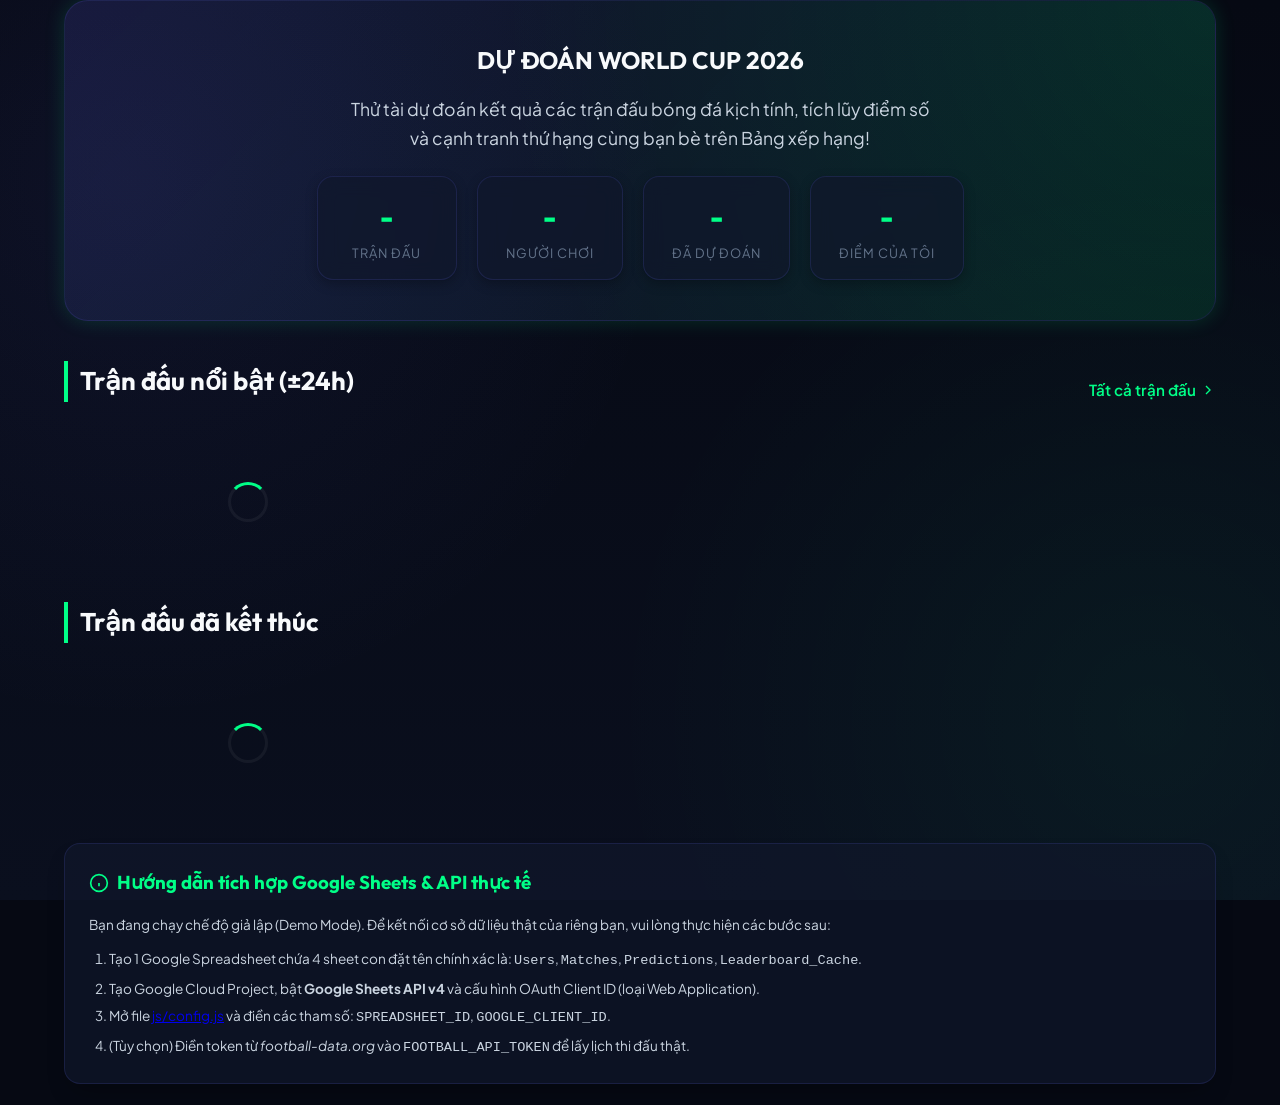
<file: index.html>
<!DOCTYPE html>
<html lang="vi">
<head>
  <meta charset="UTF-8">
  <meta name="viewport" content="width=device-width, initial-scale=1.0">
  <title>World Cup Challenge - Dự đoán Tỷ số Bóng đá</title>
  <meta name="description" content="Trang web dự đoán tỷ số bóng đá World Cup - Tính điểm tự động thông qua Google Sheets và football-data.org API">
  <link rel="stylesheet" href="css/style.css">
</head>
<body>

  <!-- Wrapper cho Header (sẽ được mod_ui render) -->
  <div id="header-wrapper"></div>

  <main class="container">
    <!-- Hero Section -->
    <section class="hero-section">
      <div class="hero-content">
        <h1>DỰ ĐOÁN WORLD CUP 2026</h1>
        <p class="hero-tagline">Thử tài dự đoán kết quả các trận đấu bóng đá kịch tính, tích lũy điểm số và cạnh tranh thứ hạng cùng bạn bè trên Bảng xếp hạng!</p>
        
        <!-- Thống kê tổng quan -->
        <div class="hero-stats">
          <div class="hero-stat-card">
            <span class="hero-stat-value" id="stat-total-matches">-</span>
            <span class="hero-stat-label">Trận đấu</span>
          </div>
          <div class="hero-stat-card">
            <span class="hero-stat-value" id="stat-total-users">-</span>
            <span class="hero-stat-label">Người chơi</span>
          </div>
          <div class="hero-stat-card">
            <span class="hero-stat-value" id="stat-my-predictions">-</span>
            <span class="hero-stat-label">Đã dự đoán</span>
          </div>
          <div class="hero-stat-card">
            <span class="hero-stat-value" id="stat-my-score">-</span>
            <span class="hero-stat-label">Điểm của tôi</span>
          </div>
        </div>
      </div>
    </section>

    <!-- Trận đấu diễn ra trong 24h -->
    <section class="home-matches-section">
      <div class="section-header-row">
        <h2 class="section-title">Trận đấu nổi bật (±24h)</h2>
        <a href="predict.html" class="view-all-link">
          Tất cả trận đấu 
          <svg viewBox="0 0 24 24" width="16" height="16" fill="none" stroke="currentColor" stroke-width="2" style="vertical-align: middle;">
            <polyline points="9 18 15 12 9 6" />
          </svg>
        </a>
      </div>

      <!-- Grid chứa danh sách trận đấu -->
      <div class="matches-grid" id="home-matches-list">
        <div class="spinner-container">
          <div class="spinner"></div>
        </div>
      </div>
    </section>

    <!-- Trận đấu đã kết thúc -->
    <section class="completed-matches-section" style="margin-top: 40px;">
      <div class="section-header-row">
        <h2 class="section-title">Trận đấu đã kết thúc</h2>
      </div>

      <!-- Grid chứa danh sách trận đấu đã kết thúc -->
      <div class="matches-grid" id="completed-matches-list">
        <div class="spinner-container">
          <div class="spinner"></div>
        </div>
      </div>
    </section>

    <!-- Hướng dẫn thiết lập API (Ẩn nếu đang dùng API thật) -->
    <section class="admin-card" style="margin-top: 40px;" id="api-setup-guide">
      <h3 style="color: var(--primary); display: flex; align-items: center; gap: 8px;">
        <svg viewBox="0 0 24 24" width="20" height="20" fill="none" stroke="currentColor" stroke-width="2">
          <circle cx="12" cy="12" r="10" />
          <line x1="12" y1="16" x2="12" y2="12" />
          <line x1="12" y1="8" x2="12.01" y2="8" />
        </svg>
        Hướng dẫn tích hợp Google Sheets & API thực tế
      </h3>
      <p style="font-size: 0.85rem; color: var(--text-medium); margin-bottom: 12px;">Bạn đang chạy chế độ giả lập (Demo Mode). Để kết nối cơ sở dữ liệu thật của riêng bạn, vui lòng thực hiện các bước sau:</p>
      <ol style="font-size: 0.85rem; color: var(--text-medium); margin-left: 20px; display: flex; flex-direction: column; gap: 6px;">
        <li>Tạo 1 Google Spreadsheet chứa 4 sheet con đặt tên chính xác là: <code>Users</code>, <code>Matches</code>, <code>Predictions</code>, <code>Leaderboard_Cache</code>.</li>
        <li>Tạo Google Cloud Project, bật <b>Google Sheets API v4</b> và cấu hình OAuth Client ID (loại Web Application).</li>
        <li>Mở file <a href="file:///C:/Users/Admin/worldcup/js/config.js">js/config.js</a> và điền các tham số: <code>SPREADSHEET_ID</code>, <code>GOOGLE_CLIENT_ID</code>.</li>
        <li>(Tùy chọn) Điền token từ <i>football-data.org</i> vào <code>FOOTBALL_API_TOKEN</code> để lấy lịch thi đấu thật.</li>
      </ol>
    </section>
  </main>

  <!-- Wrapper cho Footer (sẽ được mod_ui render) -->
  <div id="footer-wrapper"></div>

  <!-- Scripts stack -->
  <script src="js/config.js"></script>
  <script src="js/scoring_rules.js"></script>
  <script src="js/mod_auth.js"></script>
  <script src="js/wc2026_fixtures.js"></script>
  <script src="js/mod_sheets.js"></script>
  <script src="js/mod_api.js"></script>
  <script src="js/mod_matches.js"></script>
  <script src="js/mod_predictions.js"></script>
  <script src="js/mod_scoring.js"></script>
  <script src="js/mod_ui.js"></script>

  <!-- Script trang chủ -->
  <script>
    document.addEventListener('DOMContentLoaded', async () => {
      // Khởi tạo các module nền tảng
      await auth.init();
      ui.initPage();

      // Hiển thị hay ẩn chỉ dẫn API dựa vào cấu hình
      const guideSection = document.getElementById('api-setup-guide');
      if (guideSection && !CONFIG.USE_MOCK_DATA) {
        guideSection.style.display = 'none';
      }

      // Tải dữ liệu và cập nhật giao diện
      loadDashboardData();

      // Lắng nghe sự kiện đồng bộ từ API hoặc cập nhật bình chọn để tải lại dữ liệu dashboard
      window.addEventListener('football_data_synced', loadDashboardData);
      window.addEventListener('prediction_updated', loadDashboardData);
      window.addEventListener('leaderboard_recalculated', loadDashboardData);
      
      // Bật chế độ tự động đồng bộ kết quả (nếu có trận đang đá)
      api.startAutoSync();
    });

    async function loadDashboardData() {
      try {
        const user = auth.getCurrentUser();
        
        // 1. Tải các nguồn dữ liệu đồng thời để tối ưu hóa hiệu năng
        const [allMatches, allUsers, allPreds, cacheList] = await Promise.all([
          api.getMatches(),
          sheets.getUsers(),
          sheets.getPredictions(),
          sheets.getLeaderboardCache()
        ]);

        // 2. Điền số liệu tổng quan
        document.getElementById('stat-total-matches').textContent = allMatches.length;
        document.getElementById('stat-total-users').textContent = allUsers.length;

        if (user) {
          const myPreds = allPreds.filter(p => p.user_id === user.google_id);
          document.getElementById('stat-my-predictions').textContent = myPreds.length;

          const myCache = cacheList.find(c => c.user_id === user.google_id);
          document.getElementById('stat-my-score').textContent = myCache ? `${myCache.total_score}đ` : '0đ';
        } else {
          document.getElementById('stat-my-predictions').textContent = '0';
          document.getElementById('stat-my-score').textContent = '0đ';
        }

        // 3. Lọc và render danh sách trận đấu nổi bật (trong vòng 24h xung quanh thời điểm hiện tại)
        const recentMatches = matches.getHomeMatches(allMatches);
        const matchesContainer = document.getElementById('home-matches-list');

        let myPredsMap = {};
        if (user) {
          const userPreds = allPreds.filter(p => p.user_id === user.google_id);
          myPredsMap = userPreds.reduce((acc, p) => {
            acc[p.match_id] = p.prediction;
            return acc;
          }, {});
        }

        if (recentMatches.length === 0) {
          matchesContainer.innerHTML = `
            <div class="empty-state" style="grid-column: 1 / -1;">
              <svg viewBox="0 0 24 24" width="48" height="48" fill="none" stroke="currentColor" stroke-width="1.5" style="margin-bottom:12px; opacity:0.6;">
                <circle cx="12" cy="12" r="10" />
                <line x1="8" y1="12" x2="16" y2="12" />
              </svg>
              <p>Hiện không có trận đấu nào diễn ra trong vòng 24h.</p>
              <p style="font-size:0.8rem; margin-top:4px;">Nhấp vào "Tất cả trận đấu" ở trên để xem thêm.</p>
            </div>
          `;
        } else {
          let html = '';
          recentMatches.forEach(m => {
            const isLocked = matches.isLocked(m);
            const userPred = myPredsMap[m.match_id] || '';
            
            let statusText = 'Sắp đá';
            let statusClass = 'status-scheduled';
            if (m.status === 'IN_PLAY') {
              statusText = 'Trực tiếp';
              statusClass = 'status-in-play';
            } else if (m.status === 'FINISHED') {
              statusText = 'Đã kết thúc';
              statusClass = 'status-finished';
            }

            let scoreDisplay = 'vs';
            if (m.status === 'IN_PLAY' || m.status === 'FINISHED') {
              const hScore = (m.home_score !== undefined && m.home_score !== null && m.home_score !== '' && String(m.home_score) !== 'undefined') ? m.home_score : '0';
              const aScore = (m.away_score !== undefined && m.away_score !== null && m.away_score !== '' && String(m.away_score) !== 'undefined') ? m.away_score : '0';
              scoreDisplay = `${hScore} - ${aScore}`;
            }

            let predictionResultHTML = '';
            if (userPred) {
              let predLabel = 'Hòa';
              if (userPred === 'W') predLabel = 'Thắng';
              if (userPred === 'L') predLabel = 'Thua';

              let resultClass = '';
              if (m.status === 'FINISHED' && m.result) {
                resultClass = (userPred === m.result) ? 'pred-correct' : 'pred-wrong';
              }

              predictionResultHTML = `
                <div class="match-user-prediction">
                  <span class="user-pred-title">Bạn đoán:</span>
                  <span class="user-pred-value pred-badge ${resultClass}">${predLabel} ${m.status === 'FINISHED' ? (userPred === m.result ? '✓' : '✗') : ''}</span>
                </div>
              `;
            } else {
              predictionResultHTML = `
                <div class="match-user-prediction">
                  <span class="user-pred-title">Chưa bình chọn</span>
                  <span class="user-pred-value" style="color:var(--text-muted); font-size:0.8rem;">
                    ${isLocked ? 'Đã khóa' : '<a href="predict.html" style="color:var(--primary); text-decoration:none;">Bình chọn ngay →</a>'}
                  </span>
                </div>
              `;
            }

            const countdownText = matches.getLockCountdown(m);

            html += `
              <div class="match-card">
                <div class="match-meta">
                  <span class="match-phase">${m.phase === 'GROUP' ? 'Vòng bảng' : 'Loại trực tiếp'}</span>
                  <span class="match-countdown ${isLocked ? 'locked' : ''}">
                    <svg viewBox="0 0 24 24" width="12" height="12" fill="none" stroke="currentColor" stroke-width="2" style="vertical-align: middle;">
                      <circle cx="12" cy="12" r="10" />
                      <polyline points="12 6 12 12 16 14" />
                    </svg>
                    ${countdownText}
                  </span>
                </div>
                
                <div class="match-teams-row">
                  <div class="team-box">
                    ${ui.renderFlag(m.home_team)}
                    <span class="team-name" title="${ui.escapeHTML(m.home_team)}">${ui.escapeHTML(m.home_team)}</span>
                  </div>
                  
                  <div class="match-score-vs">
                    <span class="match-status-badge ${statusClass}">${statusText}</span>
                    <span class="match-live-score" style="font-size:1.1rem; color:var(--text-medium); margin-top:8px;">${scoreDisplay}</span>
                  </div>
                  
                  <div class="team-box">
                    ${ui.renderFlag(m.away_team)}
                    <span class="team-name" title="${ui.escapeHTML(m.away_team)}">${ui.escapeHTML(m.away_team)}</span>
                  </div>
                </div>

                <div style="font-size: 0.75rem; text-align:center; color: var(--text-muted);">
                  Thi đấu: ${matches.formatKickoffShort(m.kickoff_time)}
                </div>

                ${predictionResultHTML}
              </div>
            `;
          });
          matchesContainer.innerHTML = html;
        }

        // 4. Lọc và render danh sách trận đấu đã kết thúc
        const completedMatches = allMatches.filter(m => m.status === 'FINISHED');
        const completedContainer = document.getElementById('completed-matches-list');

        if (completedMatches.length === 0) {
          completedContainer.innerHTML = `
            <div class="empty-state" style="grid-column: 1 / -1;">
              <p>Chưa có trận đấu nào kết thúc.</p>
            </div>
          `;
        } else {
          completedMatches.sort((a, b) => new Date(b.kickoff_time) - new Date(a.kickoff_time));

          let completedHtml = '';
          completedMatches.forEach(m => {
            const userPred = myPredsMap[m.match_id] || '';
            
            // Việt hóa nhãn kết quả
            let outcomeText = 'Hòa';
            if (m.result === 'W') outcomeText = `Thắng: ${ui.escapeHTML(m.home_team)}`;
            if (m.result === 'L') outcomeText = `Thắng: ${ui.escapeHTML(m.away_team)}`;

            let predictionResultHTML = '';
            if (userPred) {
              let predLabel = 'Hòa';
              if (userPred === 'W') predLabel = 'Thắng';
              if (userPred === 'L') predLabel = 'Thua';

              let resultClass = (userPred === m.result) ? 'pred-correct' : 'pred-wrong';

              predictionResultHTML = `
                <div class="match-user-prediction">
                  <span class="user-pred-title">Bạn đã đoán:</span>
                  <span class="user-pred-value pred-badge ${resultClass}">${predLabel} ${userPred === m.result ? '✓' : '✗'}</span>
                </div>
              `;
            } else {
              predictionResultHTML = `
                <div class="match-user-prediction">
                  <span class="user-pred-title">Bạn đã đoán:</span>
                  <span class="user-pred-value" style="color:var(--text-muted); font-size:0.8rem;">Không tham gia</span>
                </div>
              `;
            }

            const hScore = (m.home_score !== undefined && m.home_score !== null && m.home_score !== '' && String(m.home_score) !== 'undefined') ? m.home_score : '0';
            const aScore = (m.away_score !== undefined && m.away_score !== null && m.away_score !== '' && String(m.away_score) !== 'undefined') ? m.away_score : '0';

            completedHtml += `
              <div class="match-card">
                <div class="match-meta">
                  <span class="match-phase">${m.phase === 'GROUP' ? 'Vòng bảng' : 'Loại trực tiếp'}</span>
                  <span class="match-countdown locked">Đã kết thúc</span>
                </div>
                
                <div class="match-teams-row">
                  <div class="team-box">
                    ${ui.renderFlag(m.home_team)}
                    <span class="team-name" title="${ui.escapeHTML(m.home_team)}">${ui.escapeHTML(m.home_team)}</span>
                  </div>
                  
                  <div class="match-score-vs">
                    <span class="match-status-badge status-finished">Đã kết thúc</span>
                    <span class="match-live-score" style="font-size:1.6rem; color:var(--primary); margin-top:8px;">${hScore} - ${aScore}</span>
                  </div>
                  
                  <div class="team-box">
                    ${ui.renderFlag(m.away_team)}
                    <span class="team-name" title="${ui.escapeHTML(m.away_team)}">${ui.escapeHTML(m.away_team)}</span>
                  </div>
                </div>

                <div style="font-size: 0.75rem; text-align:center; color: var(--text-muted); margin-bottom:8px;">
                  Kết quả: <b>${outcomeText}</b> (Đá ngày ${matches.formatKickoffShort(m.kickoff_time)})
                </div>

                ${predictionResultHTML}
              </div>
            `;
          });
          completedContainer.innerHTML = completedHtml;
        }

      } catch (e) {
        console.error('Lỗi khi loadDashboardData:', e);
        document.getElementById('home-matches-list').innerHTML = `
          <div class="empty-state" style="grid-column: 1 / -1; color: #ef4444;">
            <p>Đã xảy ra lỗi khi tải dữ liệu. Vui lòng kiểm tra console hoặc file cấu hình.</p>
          </div>
        `;
      }
    }
  </script>
</body>
</html>
</file>
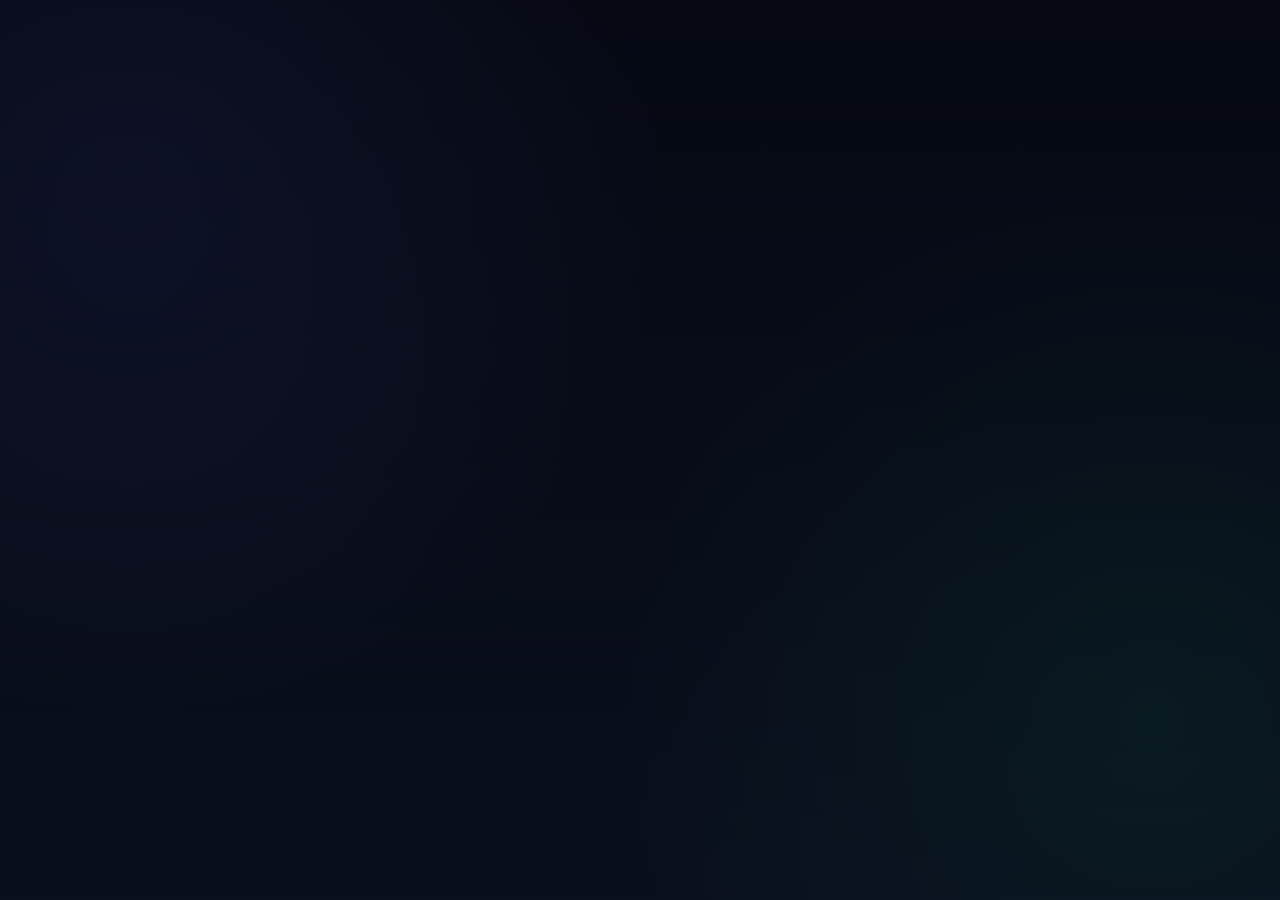
<file: admin.html>
<!DOCTYPE html>
<html lang="vi">
<head>
  <meta charset="UTF-8">
  <meta name="viewport" content="width=device-width, initial-scale=1.0">
  <title>Admin Panel - World Cup Challenge</title>
  <link rel="stylesheet" href="css/style.css">
</head>
<body>

  <!-- Wrapper cho Header (sẽ được mod_ui render) -->
  <div id="header-wrapper"></div>

  <!-- Trường hợp từ chối truy cập -->
  <div id="access-denied-zone" class="container" style="display:none; text-align:center; padding: 100px 20px;">
    <svg viewBox="0 0 24 24" width="80" height="80" fill="none" stroke="#ef4444" stroke-width="2" style="margin-bottom:24px;">
      <rect x="3" y="11" width="18" height="11" rx="2" ry="2" />
      <path d="M7 11V7a5 5 0 0 1 10 0v4" />
    </svg>
    <h1 style="color:#ef4444;">Từ chối truy cập</h1>
    <p style="color:var(--text-medium); margin-bottom: 24px;">Bạn không có quyền quản trị viên (Admin) để xem trang này.</p>
    <a href="index.html" class="login-btn-google" style="display:inline-block; text-decoration:none; background:var(--secondary); color:#fff;">Quay lại Trang chủ</a>
  </div>

  <!-- Giao diện Admin chính -->
  <main class="container" id="admin-main-zone" style="display:none;">
    <h1 class="section-title">Hệ thống Quản trị & Giám sát</h1>
    <p style="color: var(--text-muted); margin-bottom: 30px;">Hạ tầng quản lý người dùng, kết quả trận đấu, tính điểm và giả lập.</p>

    <div class="admin-grid">
      <!-- Cột trái: Bảng điều khiển & Giả lập -->
      <div class="admin-sidebar">
        <!-- Quản lý hệ thống -->
        <div class="admin-card">
          <h3 style="color:var(--primary); margin-bottom:16px;">Vận hành hệ thống</h3>
          
          <div style="display:flex; flex-direction:column; gap:12px;">
            <button id="btn-recalculate-all" class="admin-action-btn">
              <svg viewBox="0 0 24 24" width="18" height="18" fill="none" stroke="currentColor" stroke-width="2" class="btn-icon">
                <path d="M21.5 2v6h-6M21.34 15.57a10 10 0 1 1-.57-8.38l5.67-5.67" />
              </svg>
              Tính toán lại điểm (Tất cả)
            </button>
            
            <button id="btn-sync-api" class="admin-action-btn secondary-action">
              <svg viewBox="0 0 24 24" width="18" height="18" fill="none" stroke="currentColor" stroke-width="2" class="btn-icon">
                <path d="M21.5 2v6h-6M21.34 15.57a10 10 0 1 1-.57-8.38l5.67-5.67" />
              </svg>
              Đồng bộ Lịch thi đấu API
            </button>

            <button id="btn-sync-static" class="admin-action-btn secondary-action">
              <svg viewBox="0 0 24 24" width="18" height="18" fill="none" stroke="currentColor" stroke-width="2" class="btn-icon">
                <path d="M12 5v14M5 12h14" />
              </svg>
              Đồng bộ Lịch thi đấu gốc (Fixtures)
            </button>
          </div>
        </div>

        <!-- Giám sát Auto-Sync -->
        <div class="admin-card">
          <h3 style="color:var(--primary); margin-bottom:8px;">Trạng thái Auto-Sync</h3>
          <div style="font-size:0.85rem; color:var(--text-medium); margin-bottom:12px; display:flex; flex-direction:column; gap:6px;">
            <div>Chế độ: <span id="sync-mode-text" class="player-badge">Demo</span></div>
            <div>Trận đang poll: <span id="sync-active-count" style="font-weight:700;">0</span></div>
            <div>Đồng bộ gần nhất: <span id="sync-last-time" style="color:var(--text-muted);">Chưa chạy</span></div>
          </div>

          <h4 style="font-size:0.85rem; margin-bottom:6px;">Console giả lập/quét</h4>
          <div class="simulation-console" id="console-logs">
            <div class="simulation-log-item">[Hệ thống] Đang tải bảng điều khiển admin...</div>
          </div>
        </div>

        <!-- Trình giả lập trận đấu (Chỉ hiện khi USE_MOCK_DATA = true) -->
        <div class="admin-card" id="mock-simulator-card">
          <h3 style="color:var(--accent); margin-bottom:8px;">Trình giả lập Trận đấu (Mock)</h3>
          <p style="font-size:0.75rem; color:var(--text-muted); margin-bottom:12px;">Dành riêng cho chế độ Demo để test realtime tính điểm và bảng xếp hạng.</p>
          
          <div style="display:flex; flex-direction:column; gap:8px;">
            <button onclick="simulateMatchEvent('start_live')" class="admin-action-btn secondary-action" style="font-size:0.8rem; border-color:var(--primary); color:var(--primary);">
              Cho các trận Sắp đá bắt đầu đá (Live)
            </button>
            <button onclick="simulateMatchEvent('finish_random')" class="admin-action-btn secondary-action" style="font-size:0.8rem; border-color:var(--accent); color:var(--accent);">
              Kết thúc ngẫu nhiên 1 trận đang LIVE
            </button>
          </div>
        </div>
      </div>

      <!-- Cột phải: Quản lý Trận đấu & Override -->
      <div class="admin-content">
        <!-- Danh sách Trận đấu & Kết quả -->
        <div class="admin-card">
          <h3 style="color:var(--primary); margin-bottom:16px;">Danh sách Trận đấu & Cập nhật Kết quả</h3>
          
          <div class="table-responsive">
            <table class="admin-table">
              <thead>
                <tr>
                  <th>Trận đấu</th>
                  <th style="width:120px;">Vòng/Giải</th>
                  <th style="width:120px;">Trạng thái</th>
                  <th style="width:150px; text-align:center;">Kết quả</th>
                  <th style="width:120px; text-align:center;">Thao tác</th>
                </tr>
              </thead>
              <tbody id="admin-match-rows">
                <tr>
                  <td colspan="5" style="text-align:center; padding:20px;">Đang tải danh sách trận đấu...</td>
                </tr>
              </tbody>
            </table>
          </div>
        </div>

        <!-- Danh sách Người dùng -->
        <div class="admin-card">
          <h3 style="color:var(--primary); margin-bottom:16px;">Danh sách Người dùng</h3>
          <div class="table-responsive">
            <table class="admin-table">
              <thead>
                <tr>
                  <th>Người chơi</th>
                  <th>Email</th>
                  <th>Joined At</th>
                  <th style="text-align:center; width:120px;">Phân quyền</th>
                </tr>
              </thead>
              <tbody id="admin-user-rows">
                <tr>
                  <td colspan="4" style="text-align:center; padding:20px;">Đang tải danh sách người chơi...</td>
                </tr>
              </tbody>
            </table>
          </div>
        </div>

        <!-- Chi tiết Dự đoán theo trận -->
        <div class="admin-card" id="match-predictions-card" style="display:none;">
          <h3 style="color:var(--primary); margin-bottom:12px;" id="pred-match-title">Chi tiết Bình chọn trận đấu</h3>
          <div class="table-responsive">
            <table class="admin-table">
              <thead>
                <tr>
                  <th>Người chơi</th>
                  <th>Dự đoán của họ</th>
                  <th>Thời gian gửi</th>
                </tr>
              </thead>
              <tbody id="match-pred-rows">
                <!-- Sẽ render bằng JS -->
              </tbody>
            </table>
          </div>
        </div>
      </div>
    </div>
  </main>

  <!-- Wrapper cho Footer (sẽ được mod_ui render) -->
  <div id="footer-wrapper"></div>

  <!-- Scripts stack -->
  <script src="js/config.js"></script>
  <script src="js/scoring_rules.js"></script>
  <script src="js/mod_auth.js"></script>
  <script src="js/wc2026_fixtures.js"></script>
  <script src="js/mod_sheets.js"></script>
  <script src="js/mod_api.js"></script>
  <script src="js/mod_matches.js"></script>
  <script src="js/mod_predictions.js"></script>
  <script src="js/mod_scoring.js"></script>
  <script src="js/mod_ui.js"></script>

  <!-- Script trang Admin -->
  <script>
    let localMatches = [];
    let localUsers = [];
    let localPredictions = [];

    document.addEventListener('DOMContentLoaded', async () => {
      await auth.init();
      ui.initPage();

      const user = auth.getCurrentUser();
      const isAdmin = await auth.isAdmin();

      // Kiểm tra quyền Admin
      if (!isAdmin) {
        document.getElementById('access-denied-zone').style.display = 'block';
        return;
      }

      document.getElementById('admin-main-zone').style.display = 'block';

      // Ẩn/Hiện khu vực Mock Simulator
      if (!CONFIG.USE_MOCK_DATA) {
        document.getElementById('mock-simulator-card').style.display = 'none';
        document.getElementById('sync-mode-text').textContent = 'API Thật';
        document.getElementById('sync-mode-text').className = 'admin-badge';
      }

      // Khởi tạo các sự kiện nút
      document.getElementById('btn-recalculate-all').addEventListener('click', handleRecalculateAll);
      document.getElementById('btn-sync-api').addEventListener('click', handleSyncAPI);
      document.getElementById('btn-sync-static').addEventListener('click', handleSyncStatic);

      // Tải dữ liệu toàn bộ
      await loadAdminData();

      // Bắt đầu Auto Sync với callback ghi log console
      api.startAutoSync((status) => {
        document.getElementById('sync-active-count').textContent = status.activeCount;
        document.getElementById('sync-last-time').textContent = status.lastSync || 'Chưa chạy';
        
        if (status.matches && status.matches.length > 0) {
          status.matches.forEach(m => {
            logConsole(`AutoSync: Đang poll trạng thái trận ${m.home_team} vs ${m.away_team} (${m.status})`);
          });
        }
      });

      // Lắng nghe sự kiện đồng bộ tự động từ api để vẽ lại bảng trận đấu
      window.addEventListener('football_data_synced', loadAdminData);
    });

    function logConsole(message) {
      const consoleBox = document.getElementById('console-logs');
      const time = new Date().toLocaleTimeString('vi-VN');
      consoleBox.insertAdjacentHTML('beforeend', `<div class="simulation-log-item">[${time}] ${ui.escapeHTML(message)}</div>`);
      consoleBox.scrollTop = consoleBox.scrollHeight;
    }

    async function loadAdminData() {
      try {
        localMatches = await sheets.getMatches();
        localUsers = await sheets.getUsers();
        localPredictions = await sheets.getPredictions();

        renderMatches();
        renderUsers();
      } catch (e) {
        console.error('Admin Panel: Lỗi load dữ liệu:', e);
        logConsole(`Lỗi: Không thể load dữ liệu từ Sheets DB: ${e.message}`);
      }
    }

    // Vẽ danh sách trận đấu
    function renderMatches() {
      const tbody = document.getElementById('admin-match-rows');
      if (localMatches.length === 0) {
        tbody.innerHTML = '<tr><td colspan="5" style="text-align:center;">Không có trận đấu nào.</td></tr>';
        return;
      }

      // Sắp xếp trận đấu theo thời gian
      const sorted = [...localMatches].sort((a, b) => new Date(a.kickoff_time) - new Date(b.kickoff_time));

      let html = '';
      sorted.forEach(m => {
        const isLocked = matches.isLocked(m);
        const rules = SCORING_RULES[m.phase] || SCORING_RULES.GROUP;
        const safeMatchId = ui.escapeHTML(m.match_id);
        const safeHomeTeam = ui.escapeHTML(m.home_team);
        const safeAwayTeam = ui.escapeHTML(m.away_team);
        const safeCompetition = ui.escapeHTML(m.competition);

        let statusBadge = '';
        if (m.status === 'SCHEDULED') {
          statusBadge = '<span class="match-status-badge status-scheduled">Sắp đá</span>';
        } else if (m.status === 'IN_PLAY') {
          statusBadge = '<span class="match-status-badge status-in-play">LIVE</span>';
        } else if (m.status === 'FINISHED') {
          statusBadge = '<span class="match-status-badge status-finished">FINISHED</span>';
        }

        // Ô nhập tỷ số cho phép override kết quả
        const resultOptions = `
          <div style="display:flex; flex-direction:column; align-items:center; gap:4px; margin: 0 auto; max-width: 120px;">
            <div style="display:flex; align-items:center; gap:4px;">
              <input type="number" min="0" id="score-home-${safeMatchId}" class="admin-select" value="${ui.escapeHTML(m.home_score !== undefined ? m.home_score : '')}" placeholder="-" style="width:40px; text-align:center; padding:2px; font-size:0.8rem;">
              <span style="font-size:0.8rem;">-</span>
              <input type="number" min="0" id="score-away-${safeMatchId}" class="admin-select" value="${ui.escapeHTML(m.away_score !== undefined ? m.away_score : '')}" placeholder="-" style="width:40px; text-align:center; padding:2px; font-size:0.8rem;">
            </div>
            <button class="filter-btn" style="padding:2px 6px; font-size:0.65rem; margin-top:2px; width:100%;" onclick="saveOverrideScore('${safeMatchId}')">Lưu</button>
          </div>
        `;

        const isManual = m.result_source === 'manual';
        const sourceBadge = isManual ? '<span style="font-size:0.65rem; color:var(--accent); display:block;">Ghi đè Admin</span>' : '<span style="font-size:0.65rem; color:var(--text-muted); display:block;">Tự động API</span>';

        html += `
          <tr>
            <td>
              <div style="font-weight:700;">${safeHomeTeam} vs ${safeAwayTeam}</div>
              <div style="font-size:0.75rem; color:var(--text-muted);">${matches.formatKickoffTime(m.kickoff_time)}</div>
            </td>
            <td>
              <div>${m.phase === 'GROUP' ? 'Vòng bảng' : 'Loại trực tiếp'}</div>
              <span style="font-size:0.7rem; color:var(--text-muted);">${safeCompetition}</span>
            </td>
            <td>${statusBadge}</td>
            <td style="text-align:center;">
              ${resultOptions}
              ${m.result ? sourceBadge : ''}
            </td>
            <td style="text-align:center;">
              <button class="filter-btn" style="padding:4px 10px; font-size:0.75rem;" onclick="viewPredictionsForMatch('${safeMatchId}')">
                Xem bình chọn
              </button>
            </td>
          </tr>
        `;
      });

      tbody.innerHTML = html;
    }

    // Vẽ danh sách User
    function renderUsers() {
      const tbody = document.getElementById('admin-user-rows');
      if (localUsers.length === 0) {
        tbody.innerHTML = '<tr><td colspan="4" style="text-align:center;">Không có người chơi nào.</td></tr>';
        return;
      }

      let html = '';
      localUsers.forEach(u => {
        const joinDate = u.joined_at ? new Date(u.joined_at).toLocaleDateString('vi-VN') : 'Chưa rõ';
        const avatarUrl = u.avatar_url || `https://api.dicebear.com/7.x/adventurer/svg?seed=${encodeURIComponent(u.name)}`;

        html += `
          <tr>
            <td>
              <div class="leaderboard-user">
                <img src="${ui.escapeHTML(avatarUrl)}" alt="avatar" class="leaderboard-avatar" style="width:28px; height:28px;">
                <span class="leaderboard-name" style="font-size:0.9rem;">${ui.escapeHTML(u.name)}</span>
              </div>
            </td>
            <td style="font-size:0.85rem; color:var(--text-medium);">${ui.escapeHTML(u.email)}</td>
            <td style="font-size:0.85rem; color:var(--text-muted);">${joinDate}</td>
            <td style="text-align:center;">
              ${u.google_id === 'mock_admin_1' ? `
                <span class="admin-badge">Admin chính</span>
              ` : `
                <select class="admin-select" onchange="toggleAdminRole('${u.google_id}', this.value)" style="font-size:0.8rem; padding:4px 8px;">
                  <option value="false" ${!u.is_admin ? 'selected' : ''}>Player</option>
                  <option value="true" ${u.is_admin ? 'selected' : ''}>Admin</option>
                </select>
              `}
            </td>
          </tr>
        `;
      });

      tbody.innerHTML = html;
    }

    // Xem danh sách bình chọn của 1 trận đấu cụ thể
    function viewPredictionsForMatch(matchId) {
      const match = localMatches.find(m => m.match_id === matchId);
      if (!match) return;

      const card = document.getElementById('match-predictions-card');
      const title = document.getElementById('pred-match-title');
      const tbody = document.getElementById('match-pred-rows');

      title.innerHTML = `Chi tiết Bình chọn trận: <span style="color:var(--primary);">${ui.escapeHTML(match.home_team)} vs ${ui.escapeHTML(match.away_team)}</span>`;
      
      const matchPreds = localPredictions.filter(p => p.match_id === matchId);

      if (matchPreds.length === 0) {
        tbody.innerHTML = '<tr><td colspan="3" style="text-align:center; padding:15px; color:var(--text-muted);">Không ai bình chọn cho trận này.</td></tr>';
      } else {
        let html = '';
        matchPreds.forEach(p => {
          const userObj = localUsers.find(u => u.google_id === p.user_id) || { name: `User ID: ${p.user_id}` };
          
          let choiceLabel = 'Hòa';
          if (p.prediction === 'W') choiceLabel = `Thắng (${ui.escapeHTML(match.home_team)})`;
          if (p.prediction === 'L') choiceLabel = `Thắng (${ui.escapeHTML(match.away_team)})`;

          const submitTime = p.submitted_at ? new Date(p.submitted_at).toLocaleTimeString('vi-VN') + ' ' + new Date(p.submitted_at).toLocaleDateString('vi-VN') : 'Chưa rõ';

          html += `
            <tr>
              <td style="font-weight:600;">${ui.escapeHTML(userObj.name)}</td>
              <td><span class="pred-badge">${choiceLabel}</span></td>
              <td style="font-size:0.8rem; color:var(--text-muted);">${submitTime}</td>
            </tr>
          `;
        });
        tbody.innerHTML = html;
      }

      card.style.display = 'block';
      // Cuộn màn hình tới phần chi tiết bình chọn
      card.scrollIntoView({ behavior: 'smooth' });
    }

    // Sửa đổi tỷ số & kết quả thủ công từ Admin (Result Override)
    async function saveOverrideScore(matchId) {
      const match = localMatches.find(m => m.match_id === matchId);
      if (!match) return;

      const homeVal = document.getElementById(`score-home-${matchId}`).value.trim();
      const awayVal = document.getElementById(`score-away-${matchId}`).value.trim();

      if (homeVal === '' || awayVal === '') {
        // Nếu xóa trống, đưa về chưa đá
        logConsole(`Admin: Hủy kết quả trận ${match.home_team} vs ${match.away_team}.`);
        match.status = 'SCHEDULED';
        match.result = '';
        match.home_score = '';
        match.away_score = '';
        match.result_source = 'auto';
        match.result_updated_at = new Date().toISOString();
      } else {
        const homeScore = parseInt(homeVal);
        const awayScore = parseInt(awayVal);

        if (isNaN(homeScore) || isNaN(awayScore) || homeScore < 0 || awayScore < 0) {
          alert('Tỷ số phải là số nguyên không âm!');
          return;
        }

        let outcome = 'D';
        if (homeScore > awayScore) outcome = 'W';
        else if (homeScore < awayScore) outcome = 'L';

        // Kiểm tra xem vòng này có cho phép hòa không
        const rules = SCORING_RULES[match.phase] || SCORING_RULES.GROUP;
        if (outcome === 'D' && !rules.allow_draw) {
          alert('Vòng loại trực tiếp không có kết quả Hòa! Hãy nhập tỷ số phụ/penalty thắng vào.');
          return;
        }

        logConsole(`Admin: Ghi đè tỷ số trận ${match.home_team} vs ${match.away_team} thành: ${homeScore} - ${awayScore} (${outcome})`);
        match.status = 'FINISHED';
        match.result = outcome;
        match.home_score = homeScore;
        match.away_score = awayScore;
        match.result_source = 'manual';
        match.result_updated_at = new Date().toISOString();
      }

      ui.showToast('Đang cập nhật kết quả...', 'success');
      
      // Upsert vào Sheets DB
      await sheets.upsertMatch(match);
      
      // Tính lại điểm
      await scoring.recalculateForMatch(matchId);
      
      ui.showToast('Ghi đè kết quả & cập nhật điểm số thành công!', 'success');
      logConsole(`Hệ thống: Đồng bộ điểm thành công cho trận ${match.match_id}`);
      
      await loadAdminData();
    }

    // Phân quyền admin cho người chơi khác
    async function toggleAdminRole(userId, val) {
      const targetUser = localUsers.find(u => u.google_id === userId);
      if (!targetUser) return;

      const isAdmin = (val === 'true');
      logConsole(`Admin: Thay đổi quyền của ${targetUser.name} thành: ${isAdmin ? 'Admin' : 'Player'}`);

      // Để cập nhật thuộc tính is_admin của row trong Google Sheets:
      // Tìm vị trí row trong bảng Users
      const index = localUsers.findIndex(u => u.google_id === userId);
      if (index !== -1) {
        localUsers[index].is_admin = isAdmin;
        
        if (CONFIG.USE_MOCK_DATA) {
          // Lưu mock
          sheets._setMockStorage('Users', localUsers);
        } else {
          // Ghi đè dòng đó trong sheet
          const rowNum = index + 2;
          const userRow = [
            targetUser.google_id,
            targetUser.email,
            targetUser.name,
            targetUser.avatar_url,
            isAdmin ? 'TRUE' : 'FALSE',
            targetUser.joined_at
          ];
          await sheets._fetchSheetsAPI(`Users!A${rowNum}:F${rowNum}`, 'PUT', { values: [userRow] });
        }
        ui.showToast(`Đã chuyển quyền ${targetUser.name} thành ${isAdmin ? 'Admin' : 'Người chơi'}!`, 'success');
      }

      await loadAdminData();
    }

    // Tính toán lại điểm thủ công
    async function handleRecalculateAll() {
      logConsole('Admin: Yêu cầu tính toán lại điểm thủ công toàn hệ thống...');
      ui.showToast('Đang quét và tính toán điểm số...', 'success');

      try {
        await scoring.recalculateAll();
        ui.showToast('Đã tính toán lại toàn bộ điểm số!', 'success');
        logConsole('Hệ thống: Hoàn thành tính lại điểm toàn bộ người chơi.');
        await loadAdminData();
      } catch (e) {
        ui.showToast('Lỗi khi tính điểm: ' + e.message, 'error');
        logConsole(`Lỗi: ${e.message}`);
      }
    }

    // Đồng bộ lịch thi đấu thủ công
    async function handleSyncAPI() {
      logConsole('Admin: Bắt đầu tải lịch thi đấu API bóng đá...');
      ui.showToast('Đang fetch dữ liệu lịch thi đấu...', 'success');

      try {
        const matchesList = await api.getMatches(true); // forceRefresh = true
        ui.showToast(`Đồng bộ thành công ${matchesList.length} trận đấu!`, 'success');
        logConsole(`Hệ thống: Đã cập nhật xong ${matchesList.length} trận đấu từ API.`);
        await loadAdminData();
      } catch (e) {
        ui.showToast('Lỗi khi sync API: ' + e.message, 'error');
        logConsole(`Lỗi sync: ${e.message}`);
      }
    }

    // Đồng bộ lịch thi đấu gốc thủ công
    async function handleSyncStatic() {
      logConsole('Admin: Bắt đầu đồng bộ lịch thi đấu gốc (WC2026_FIXTURES) lên database...');
      ui.showToast('Đang đồng bộ lịch thi đấu gốc...', 'success');

      try {
        if (typeof WC2026_FIXTURES === 'undefined' || !WC2026_FIXTURES || WC2026_FIXTURES.length === 0) {
          throw new Error('Không tìm thấy dữ liệu WC2026_FIXTURES.');
        }

        let count = 0;
        for (const fixture of WC2026_FIXTURES) {
          await sheets.upsertMatch(fixture);
          count++;
          if (count % 20 === 0) {
            logConsole(`Hệ thống: Đang đồng bộ... ${count}/${WC2026_FIXTURES.length}`);
          }
        }

        ui.showToast(`Đồng bộ thành công ${WC2026_FIXTURES.length} trận đấu gốc!`, 'success');
        logConsole(`Hệ thống: Đồng bộ xong ${WC2026_FIXTURES.length} trận đấu từ WC2026_FIXTURES.`);
        await loadAdminData();
      } catch (e) {
        ui.showToast('Lỗi khi sync static: ' + e.message, 'error');
        logConsole(`Lỗi sync static: ${e.message}`);
      }
    }

    // Trình giả lập trận đấu (Simulation Events)
    async function simulateMatchEvent(type) {
      if (type === 'start_live') {
        const sched = localMatches.filter(m => m.status === 'SCHEDULED');
        if (sched.length === 0) {
          logConsole('Giả lập: Không có trận SCHEDULED nào để chuyển sang LIVE.');
          return;
        }

        // Chuyển 2 trận đầu tiên sang IN_PLAY
        const targetMatches = sched.slice(0, 2);
        for (const m of targetMatches) {
          m.status = 'IN_PLAY';
          await sheets.upsertMatch(m);
          logConsole(`Giả lập: Trận ${m.home_team} vs ${m.away_team} đang đá trực tiếp (LIVE)!`);
        }
        ui.showToast('Đã kích hoạt LIVE các trận đấu!', 'success');
        await loadAdminData();
      } 
      
      else if (type === 'finish_random') {
        const live = localMatches.filter(m => m.status === 'IN_PLAY');
        if (live.length === 0) {
          logConsole('Giả lập: Không có trận đấu nào đang đá LIVE.');
          return;
        }

        // Kết thúc trận đầu tiên
        const m = live[0];
        m.status = 'FINISHED';
        const rule = SCORING_RULES[m.phase] || SCORING_RULES.GROUP;
        const options = rule.allow_draw ? ['W', 'D', 'L'] : ['W', 'L'];
        m.result = options[Math.floor(Math.random() * options.length)];
        m.result_source = 'auto';
        m.result_updated_at = new Date().toISOString();

        logConsole(`Giả lập: Kết thúc trận ${m.home_team} vs ${m.away_team}. Kết quả: ${m.result}`);
        
        await sheets.upsertMatch(m);
        await scoring.recalculateForMatch(m.match_id);
        
        ui.showToast(`Trận ${m.home_team} vs ${m.away_team} đã kết thúc!`, 'success');
        await loadAdminData();
      }
    }
  </script>
</body>
</html>
</file>
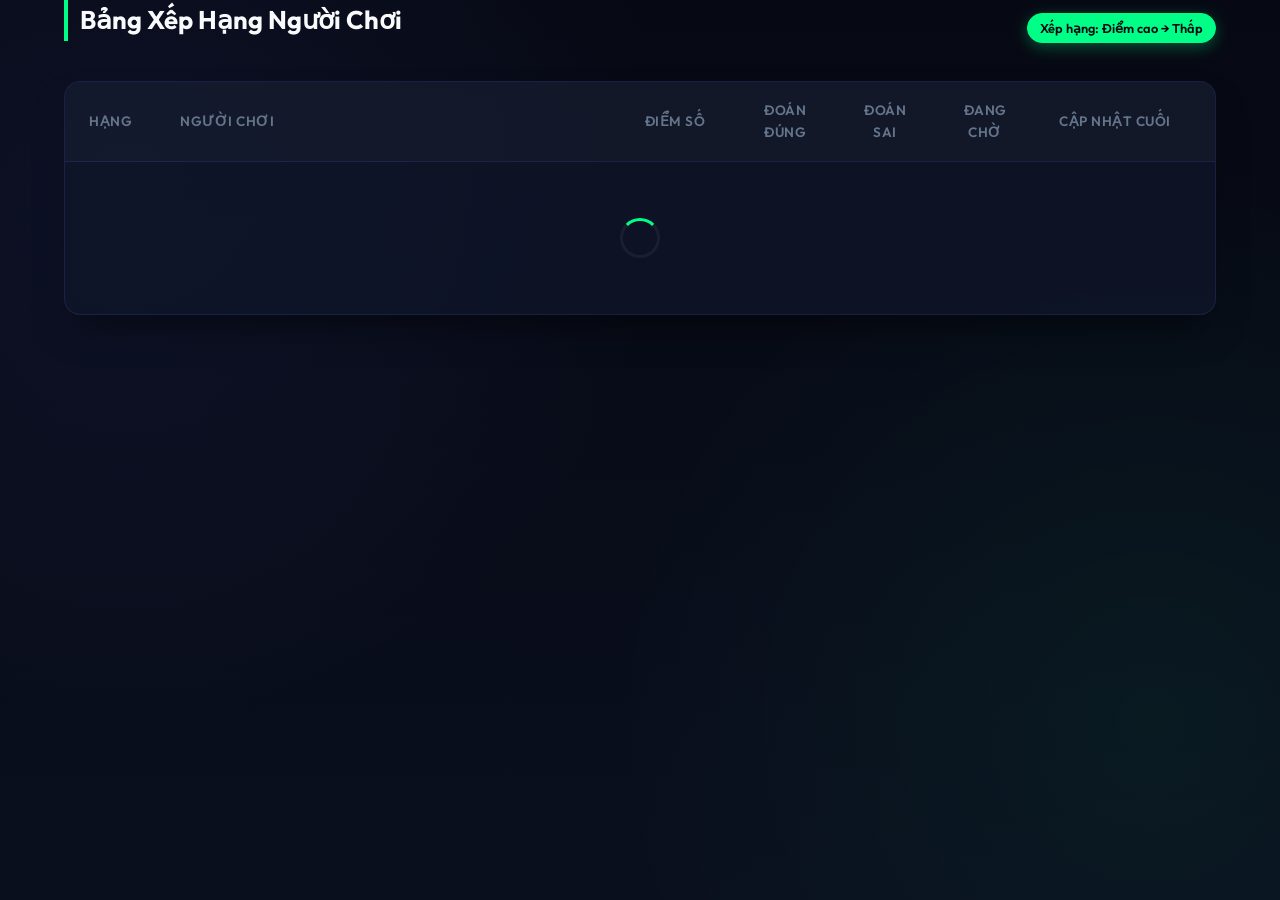
<file: leaderboard.html>
<!DOCTYPE html>
<html lang="vi">
<head>
  <meta charset="UTF-8">
  <meta name="viewport" content="width=device-width, initial-scale=1.0">
  <title>Bảng Xếp Hạng - World Cup Challenge</title>
  <link rel="stylesheet" href="css/style.css">
</head>
<body>

  <!-- Wrapper cho Header (sẽ được mod_ui render) -->
  <div id="header-wrapper"></div>

  <main class="container">
    <section>
      <div class="section-header-row">
        <h2 class="section-title">Bảng Xếp Hạng Người Chơi</h2>
        <div style="display:flex; gap:10px;">
          <!-- Nút Sort nhanh -->
          <button id="sort-toggle-btn" class="filter-btn active" style="padding:6px 12px; font-size:0.8rem;">
            Xếp hạng: Điểm cao → Thấp
          </button>
        </div>
      </div>

      <!-- Bảng xếp hạng -->
      <div class="leaderboard-container">
        <div class="table-responsive">
          <table class="leaderboard-table">
            <thead>
              <tr>
                <th style="width: 80px;">Hạng</th>
                <th>Người chơi</th>
                <th style="text-align: center; width: 120px;">Điểm số</th>
                <th style="text-align: center; width: 100px;">Đoán đúng</th>
                <th style="text-align: center; width: 100px;">Đoán sai</th>
                <th style="text-align: center; width: 100px;">Đang chờ</th>
                <th style="width: 180px;">Cập nhật cuối</th>
              </tr>
            </thead>
            <tbody id="leaderboard-rows">
              <tr>
                <td colspan="7">
                  <div class="spinner-container">
                    <div class="spinner"></div>
                  </div>
                </td>
              </tr>
            </tbody>
          </table>
        </div>
      </div>
    </section>
  </main>

  <!-- Wrapper cho Footer (sẽ được mod_ui render) -->
  <div id="footer-wrapper"></div>

  <!-- Scripts stack -->
  <script src="js/config.js"></script>
  <script src="js/scoring_rules.js"></script>
  <script src="js/mod_auth.js"></script>
  <script src="js/wc2026_fixtures.js"></script>
  <script src="js/mod_sheets.js"></script>
  <script src="js/mod_api.js"></script>
  <script src="js/mod_matches.js"></script>
  <script src="js/mod_predictions.js"></script>
  <script src="js/mod_scoring.js"></script>
  <script src="js/mod_ui.js"></script>

  <!-- Script trang Bảng xếp hạng -->
  <script>
    let isAscending = false;
    let localCache = [];

    document.addEventListener('DOMContentLoaded', async () => {
      await auth.init();
      ui.initPage();

      // Cấu hình nút sắp xếp
      const sortBtn = document.getElementById('sort-toggle-btn');
      sortBtn.addEventListener('click', () => {
        isAscending = !isAscending;
        sortBtn.textContent = isAscending ? 'Xếp hạng: Điểm thấp → Cao' : 'Xếp hạng: Điểm cao → Thấp';
        renderLeaderboard();
      });

      // Tải bảng xếp hạng từ cache Google Sheet
      await loadLeaderboard();

      // Đăng ký sự kiện
      window.addEventListener('leaderboard_recalculated', loadLeaderboard);
      window.addEventListener('football_data_synced', loadLeaderboard);

      // Bật đồng bộ
      api.startAutoSync();
    });

    async function loadLeaderboard() {
      try {
        localCache = await sheets.getLeaderboardCache();
        
        // Nếu cache trống hoàn toàn (lần chạy đầu tiên), kích hoạt tính toán lại toàn bộ
        if (localCache.length === 0) {
          console.log('Leaderboard: Cache trống, bắt đầu tính toán lại...');
          localCache = await scoring.recalculateAll();
        }

        renderLeaderboard();
      } catch (e) {
        console.error('Lỗi khi tải bảng xếp hạng:', e);
        document.getElementById('leaderboard-rows').innerHTML = `
          <tr>
            <td colspan="7" style="text-align: center; color: #ef4444; padding: 20px;">
              Không thể tải bảng xếp hạng. Hãy chắc chắn đã chạy thiết lập hoặc kiểm tra console.
            </td>
          </tr>
        `;
      }
    }

    function renderLeaderboard() {
      const tbody = document.getElementById('leaderboard-rows');
      const user = auth.getCurrentUser();

      if (localCache.length === 0) {
        tbody.innerHTML = `
          <tr>
            <td colspan="7" style="text-align: center; padding: 30px;">
              Chưa có dữ liệu người chơi hoặc điểm số.
            </td>
          </tr>
        `;
        return;
      }

      // Clone và sắp xếp
      let list = [...localCache];
      if (isAscending) {
        list.reverse();
      }

      let html = '';
      list.forEach((item, index) => {
        // Xác định hạng thực tế (nếu sắp xếp giảm dần, hạng là index + 1; nếu tăng dần, hạng là length - index)
        const rank = isAscending ? (list.length - index) : (index + 1);
        
        let rankClass = '';
        if (rank === 1) rankClass = 'rank-1';
        else if (rank === 2) rankClass = 'rank-2';
        else if (rank === 3) rankClass = 'rank-3';

        const isMe = user && user.google_id === item.user_id;
        const rowClass = isMe ? 'my-row' : '';

        // Format thời gian cập nhật
        let updatedTime = 'Chưa rõ';
        if (item.last_updated) {
          const d = new Date(item.last_updated);
          updatedTime = d.toLocaleTimeString('vi-VN', { hour: '2-digit', minute: '2-digit' }) + ' ' + d.toLocaleDateString('vi-VN', { day: '2-digit', month: '2-digit' });
        }

        // Tạo ảnh đại diện mặc định dựa trên tên nếu thiếu ảnh đại diện
        const avatarUrl = item.avatar_url || `https://api.dicebear.com/7.x/adventurer/svg?seed=${encodeURIComponent(item.name)}`;

        html += `
          <tr class="${rowClass}">
            <td>
              <span class="rank-badge ${rankClass}">${rank}</span>
            </td>
            <td>
              <div class="leaderboard-user">
                <img src="${ui.escapeHTML(avatarUrl)}" alt="avatar" class="leaderboard-avatar">
                <span class="leaderboard-name">${ui.escapeHTML(item.name)} ${isMe ? ' (Bạn)' : ''}</span>
              </div>
            </td>
            <td style="text-align: center;">
              <span class="leaderboard-score">${item.total_score}đ</span>
            </td>
            <td style="text-align: center; color: var(--primary); font-weight: 600;">
              ${item.correct || 0}
            </td>
            <td style="text-align: center; color: #ef4444; font-weight: 600;">
              ${item.wrong || 0}
            </td>
            <td style="text-align: center; color: var(--text-muted);">
              ${item.pending || 0}
            </td>
            <td style="font-size: 0.8rem; color: var(--text-muted);">
              ${updatedTime}
            </td>
          </tr>
        `;
      });

      tbody.innerHTML = html;
    }
  </script>
</body>
</html>
</file>
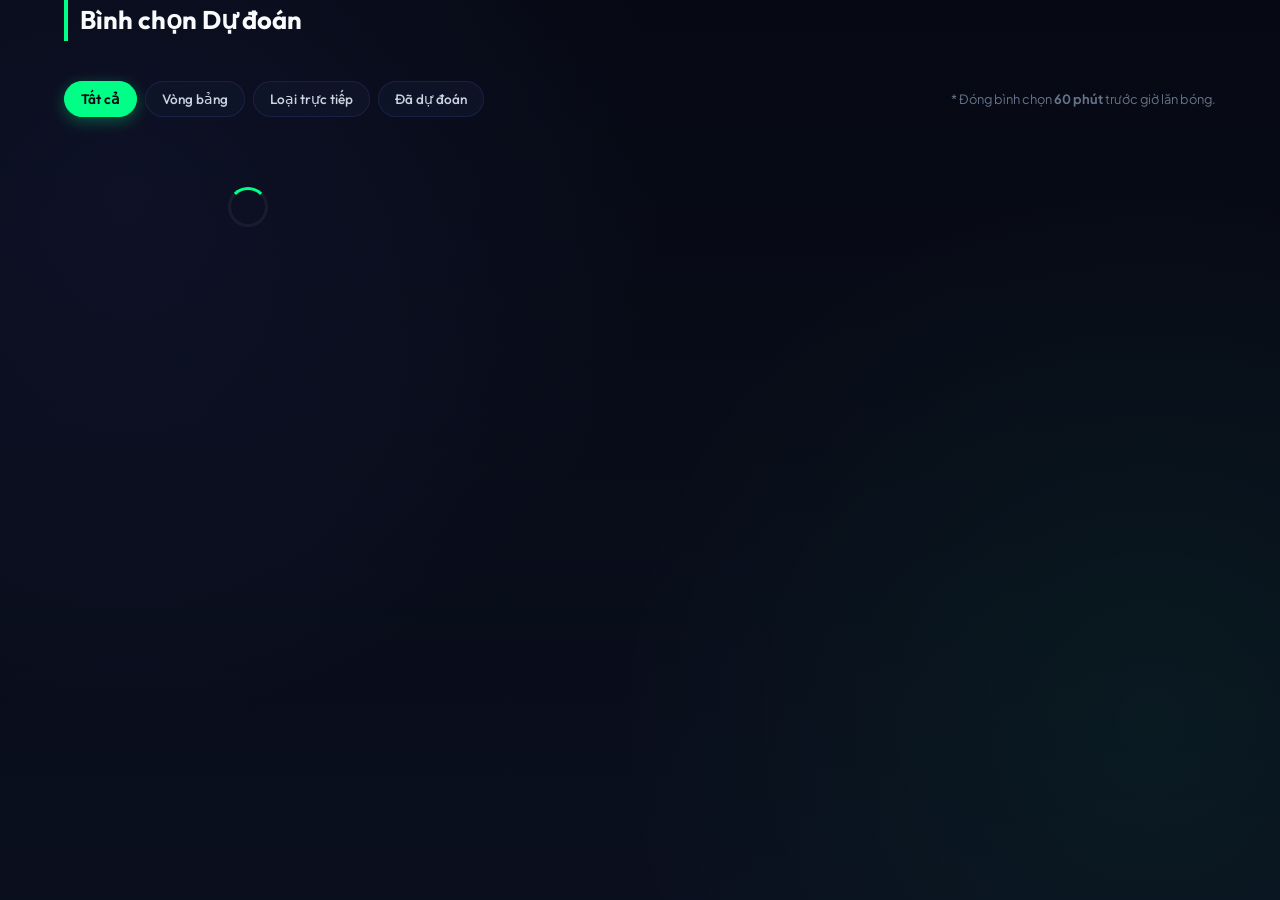
<file: predict.html>
<!DOCTYPE html>
<html lang="vi">
<head>
  <meta charset="UTF-8">
  <meta name="viewport" content="width=device-width, initial-scale=1.0">
  <title>Bình chọn Dự đoán - World Cup Challenge</title>
  <link rel="stylesheet" href="css/style.css">
</head>
<body>

  <!-- Wrapper cho Header (sẽ được mod_ui render) -->
  <div id="header-wrapper"></div>

  <main class="container">
    <section>
      <div class="section-header-row">
        <h2 class="section-title">Bình chọn Dự đoán</h2>
        <span id="predict-user-alert" style="color: var(--accent); font-size: 0.85rem; font-weight: 600;"></span>
      </div>

      <!-- Thanh bộ lọc -->
      <div class="filter-bar">
        <div class="filter-buttons">
          <button class="filter-btn active" data-filter="all">Tất cả</button>
          <button class="filter-btn" data-filter="GROUP">Vòng bảng</button>
          <button class="filter-btn" data-filter="KNOCKOUT">Loại trực tiếp</button>
          <button class="filter-btn" data-filter="voted">Đã dự đoán</button>
        </div>
        <div style="font-size: 0.8rem; color: var(--text-muted);">
          * Đóng bình chọn <b>60 phút</b> trước giờ lăn bóng.
        </div>
      </div>

      </div>

      <!-- Thanh thông báo lưu thay đổi (Chỉ hiện khi có thay đổi chưa lưu) -->
      <div id="submit-bar" class="admin-card" style="display:none; margin-bottom: 20px; border-color: var(--accent); background: rgba(255, 75, 43, 0.05); padding: 16px;">
        <div style="display:flex; justify-content:space-between; align-items:center; flex-wrap:wrap; gap:12px;">
          <div>
            <span style="font-weight:700; color:var(--accent); font-size:1rem; display:block; margin-bottom:4px;">Bạn có thay đổi dự đoán chưa lưu!</span>
            <span style="font-size:0.85rem; color:var(--text-medium);" id="submit-bar-text">Thay đổi sẽ chỉ có hiệu lực sau khi bấm Lưu.</span>
          </div>
          <div style="display:flex; gap:8px;">
            <button class="filter-btn" style="border-color:var(--text-muted); color:var(--text-medium); padding: 6px 12px;" onclick="discardPendingChanges()">Hủy bỏ</button>
            <button class="admin-action-btn" style="background:var(--accent); color:#fff; border:none; padding:8px 20px;" onclick="submitAllPredictions()">Lưu tất cả dự đoán (Submit)</button>
          </div>
        </div>
      </div>

      <!-- Danh sách trận đấu bình chọn -->
      <div class="matches-grid" id="predict-matches-list">
        <div class="spinner-container">
          <div class="spinner"></div>
        </div>
      </div>
    </section>
  </main>

  <!-- Wrapper cho Footer (sẽ được mod_ui render) -->
  <div id="footer-wrapper"></div>

  <!-- Scripts stack -->
  <script src="js/config.js"></script>
  <script src="js/scoring_rules.js"></script>
  <script src="js/mod_auth.js"></script>
  <script src="js/wc2026_fixtures.js"></script>
  <script src="js/mod_sheets.js"></script>
  <script src="js/mod_api.js"></script>
  <script src="js/mod_matches.js"></script>
  <script src="js/mod_predictions.js"></script>
  <script src="js/mod_scoring.js"></script>
  <script src="js/mod_ui.js"></script>

  <!-- Script trang bình chọn -->
  <script>
    let currentFilter = 'all';
    let localMatches = [];
    let localMyPredictions = [];
    let originalPredictions = {};
    let pendingPredictions = {};

    document.addEventListener('DOMContentLoaded', async () => {
      await auth.init();
      ui.initPage();

      const user = auth.getCurrentUser();
      const alertZone = document.getElementById('predict-user-alert');
      if (!user) {
        alertZone.textContent = '⚠️ Đăng nhập để thực hiện bình chọn!';
      }

      // Xử lý nút bộ lọc
      const filterBtns = document.querySelectorAll('.filter-btn');
      filterBtns.forEach(btn => {
        btn.addEventListener('click', (e) => {
          filterBtns.forEach(b => b.classList.remove('active'));
          e.target.classList.add('active');
          currentFilter = e.target.dataset.filter;
          renderMatches();
        });
      });

      // Tải và vẽ danh sách
      await loadData();

      // Đăng ký sự kiện
      window.addEventListener('football_data_synced', loadData);
      window.addEventListener('prediction_updated', async (e) => {
        // Tải lại dự đoán từ database để đảm bảo khớp dữ liệu
        await loadData();
      });

      // Bật sync kết quả tự động ở nền
      api.startAutoSync();
    });

    async function loadData() {
      try {
        const user = auth.getCurrentUser();
        const allMatches = await api.getMatches();
        
        // Lọc các trận đấu cho trang bình chọn (chưa kết thúc hoặc sắp diễn ra)
        localMatches = matches.getPredictableMatches(allMatches);

        if (user) {
          localMyPredictions = await predictions.getMyPredictions();
          originalPredictions = {};
          pendingPredictions = {};
          localMyPredictions.forEach(p => {
            originalPredictions[p.match_id] = p.prediction;
            pendingPredictions[p.match_id] = p.prediction;
          });
        } else {
          localMyPredictions = [];
          originalPredictions = {};
          pendingPredictions = {};
        }

        renderMatches();
        checkUnsavedChanges();
      } catch (e) {
        console.error('Lỗi khi tải dữ liệu bình chọn:', e);
        document.getElementById('predict-matches-list').innerHTML = `
          <div class="empty-state" style="grid-column: 1 / -1; color: #ef4444;">
            <p>Đã xảy ra lỗi khi tải danh sách trận đấu.</p>
          </div>
        `;
      }
    }

    function renderMatches() {
      const container = document.getElementById('predict-matches-list');
      const user = auth.getCurrentUser();

      // Áp dụng bộ lọc
      let filtered = [...localMatches];
      
      if (currentFilter === 'GROUP') {
        filtered = filtered.filter(m => m.phase === 'GROUP');
      } else if (currentFilter === 'KNOCKOUT') {
        filtered = filtered.filter(m => m.phase === 'KNOCKOUT');
      } else if (currentFilter === 'voted') {
        const votedMatchIds = localMyPredictions.map(p => p.match_id);
        filtered = filtered.filter(m => votedMatchIds.includes(m.match_id));
      }

      if (filtered.length === 0) {
        container.innerHTML = `
          <div class="empty-state" style="grid-column: 1 / -1;">
            <p>Không tìm thấy trận đấu nào phù hợp với bộ lọc.</p>
          </div>
        `;
        return;
      }

      // Map dự đoán của user từ local pending state để vẽ giao diện chọn
      let html = '';
      filtered.forEach(m => {
        const isLocked = matches.isLocked(m);
        const myChoice = pendingPredictions[m.match_id] || '';
        const countdownText = matches.getLockCountdown(m);
        const rules = SCORING_RULES[m.phase] || SCORING_RULES.GROUP;
        const safeMatchId = ui.escapeHTML(m.match_id);
        const safeHomeTeam = ui.escapeHTML(m.home_team);
        const safeAwayTeam = ui.escapeHTML(m.away_team);

        let statusText = 'Sắp đá';
        let statusClass = 'status-scheduled';
        if (m.status === 'IN_PLAY') {
          statusText = 'Trực tiếp';
          statusClass = 'status-in-play';
        }

        html += `
          <div class="match-card">
            <div class="match-meta">
              <span class="match-phase">${m.phase === 'GROUP' ? 'Vòng bảng' : 'Loại trực tiếp'}</span>
              <span class="match-countdown ${isLocked ? 'locked' : ''}">
                <svg viewBox="0 0 24 24" width="12" height="12" fill="none" stroke="currentColor" stroke-width="2" style="vertical-align: middle;">
                  <circle cx="12" cy="12" r="10" />
                  <polyline points="12 6 12 12 16 14" />
                </svg>
                ${countdownText}
              </span>
            </div>

            <div class="match-teams-row">
              <div class="team-box">
                ${ui.renderFlag(m.home_team)}
                <span class="team-name" title="${safeHomeTeam}">${safeHomeTeam}</span>
              </div>
              
              <div class="match-score-vs">
                <span class="match-status-badge ${statusClass}">${statusText}</span>
                ${m.status === 'IN_PLAY' ? (() => {
                  const hScore = (m.home_score !== undefined && m.home_score !== null && m.home_score !== '' && String(m.home_score) !== 'undefined') ? m.home_score : '0';
                  const aScore = (m.away_score !== undefined && m.away_score !== null && m.away_score !== '' && String(m.away_score) !== 'undefined') ? m.away_score : '0';
                  return `<span class="match-live-score" style="font-size:1.4rem; color:var(--primary); margin-top:8px;">${hScore} - ${aScore}</span>`;
                })() : `
                  <span style="font-size:0.75rem; font-weight:800; color:var(--text-muted); margin-top:8px;">VS</span>
                `}
              </div>
              
              <div class="team-box">
                ${ui.renderFlag(m.away_team)}
                <span class="team-name" title="${safeAwayTeam}">${safeAwayTeam}</span>
              </div>
            </div>

            <div style="font-size:0.75rem; text-align:center; color:var(--text-muted); margin-bottom:16px;">
              Giờ đá: ${matches.formatKickoffShort(m.kickoff_time)}
            </div>

            <!-- Giao diện nút bình chọn -->
            <div class="predict-actions-wrapper">
              <div style="font-size:0.8rem; font-weight:700; color:var(--text-muted); margin-bottom:6px; text-align:center;">
                Dự đoán đội thắng cuộc:
              </div>
              <div class="predict-actions">
                <button class="predict-btn ${myChoice === 'W' ? 'active' : ''}" 
                        ${(!user || isLocked) ? 'disabled' : ''} 
                        onclick="handleVote('${safeMatchId}', 'W')">
                  <span>${safeHomeTeam}</span>
                  <span class="btn-sub-label">Chủ nhà</span>
                </button>
                
                ${rules.allow_draw ? `
                  <button class="predict-btn ${myChoice === 'D' ? 'active' : ''}" 
                          ${(!user || isLocked) ? 'disabled' : ''} 
                          onclick="handleVote('${safeMatchId}', 'D')">
                    <span>Hòa</span>
                    <span class="btn-sub-label">Vòng bảng</span>
                  </button>
                ` : ''}

                <button class="predict-btn ${myChoice === 'L' ? 'active' : ''}" 
                        ${(!user || isLocked) ? 'disabled' : ''} 
                        onclick="handleVote('${safeMatchId}', 'L')">
                  <span>${safeAwayTeam}</span>
                  <span class="btn-sub-label">Khách</span>
                </button>
              </div>
            </div>
          </div>
        `;
      });

      container.innerHTML = html;
    }

    // Kiểm tra và hiển thị thanh submit-bar nếu có thay đổi chưa lưu
    function checkUnsavedChanges() {
      const bar = document.getElementById('submit-bar');
      if (!bar) return;

      let hasChanges = false;
      let changeCount = 0;

      // Các trận đấu đã chọn khác đi
      for (const [mId, pred] of Object.entries(pendingPredictions)) {
        if (originalPredictions[mId] !== pred) {
          hasChanges = true;
          changeCount++;
        }
      }

      // Các trận đấu đã bị xóa bình chọn
      for (const mId of Object.keys(originalPredictions)) {
        if (!pendingPredictions[mId]) {
          hasChanges = true;
          changeCount++;
        }
      }

      if (hasChanges) {
        bar.style.display = 'block';
        document.getElementById('submit-bar-text').textContent = `Bạn đã thay đổi dự đoán cho ${changeCount} trận đấu. Nhấp nút Lưu bên dưới để cập nhật lên hệ thống.`;
      } else {
        bar.style.display = 'none';
      }
    }

    // Hủy bỏ tất cả thay đổi chưa lưu trên giao diện
    function discardPendingChanges() {
      pendingPredictions = { ...originalPredictions };
      renderMatches();
      checkUnsavedChanges();
      ui.showToast('Đã hủy các thay đổi chưa lưu!', 'success');
    }

    // Gửi toàn bộ bình chọn lên database
    async function submitAllPredictions() {
      const user = auth.getCurrentUser();
      if (!user) {
        ui.showToast('Vui lòng đăng nhập để lưu bình chọn!', 'error');
        return;
      }

      // Tìm danh sách thực tế cần cập nhật
      const changesToSave = {};
      
      // Tìm các dự đoán mới hoặc thay đổi
      for (const [mId, pred] of Object.entries(pendingPredictions)) {
        if (originalPredictions[mId] !== pred) {
          changesToSave[mId] = pred;
        }
      }
      
      // Tìm các dự đoán đã bị xóa
      for (const mId of Object.keys(originalPredictions)) {
        if (!pendingPredictions[mId]) {
          changesToSave[mId] = ''; // Gửi chuỗi rỗng để xóa/hủy dự đoán
        }
      }

      if (Object.keys(changesToSave).length === 0) {
        ui.showToast('Không có thay đổi nào để lưu!', 'success');
        return;
      }

      ui.showToast('Đang lưu các dự đoán của bạn...', 'success');

      const ok = await predictions.submitBatch(changesToSave);
      if (ok) {
        ui.showToast('Lưu tất cả dự đoán thành công!', 'success');
        await loadData();
      } else {
        ui.showToast('Lỗi khi lưu bình chọn. Vui lòng thử lại.', 'error');
      }
    }

    // Hàm gọi khi bấm nút bình chọn (chỉ cập nhật tạm thời trên UI)
    function handleVote(matchId, val) {
      const user = auth.getCurrentUser();
      if (!user) {
        ui.showToast('Vui lòng đăng nhập bằng tài khoản Google để bình chọn!', 'error');
        return;
      }

      const match = localMatches.find(m => m.match_id === matchId);
      if (match && matches.isLocked(match)) {
        ui.showToast('Trận đấu này đã bị khóa bình chọn!', 'error');
        return;
      }

      if (pendingPredictions[matchId] === val) {
        // Hủy chọn nếu click lại nút cũ
        delete pendingPredictions[matchId];
      } else {
        pendingPredictions[matchId] = val;
      }

      renderMatches();
      checkUnsavedChanges();
    }
  </script>
</body>
</html>
</file>
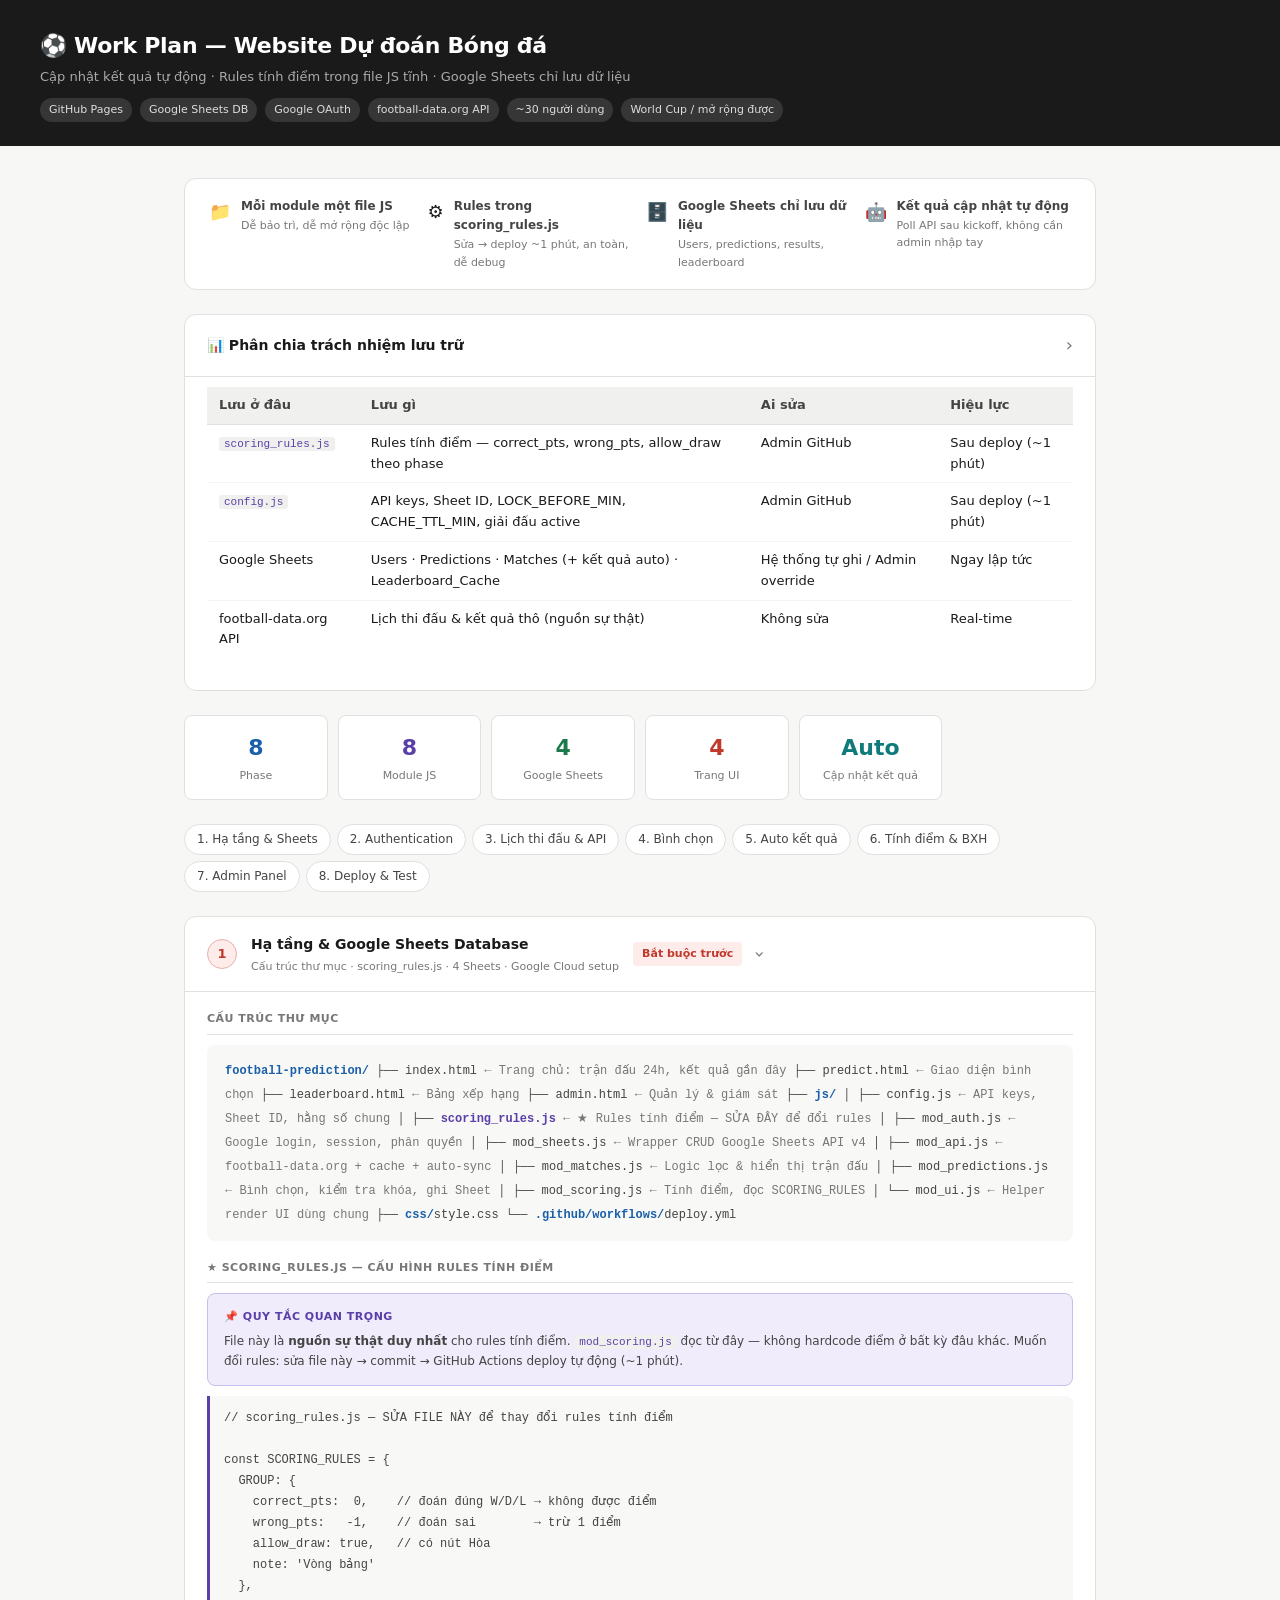
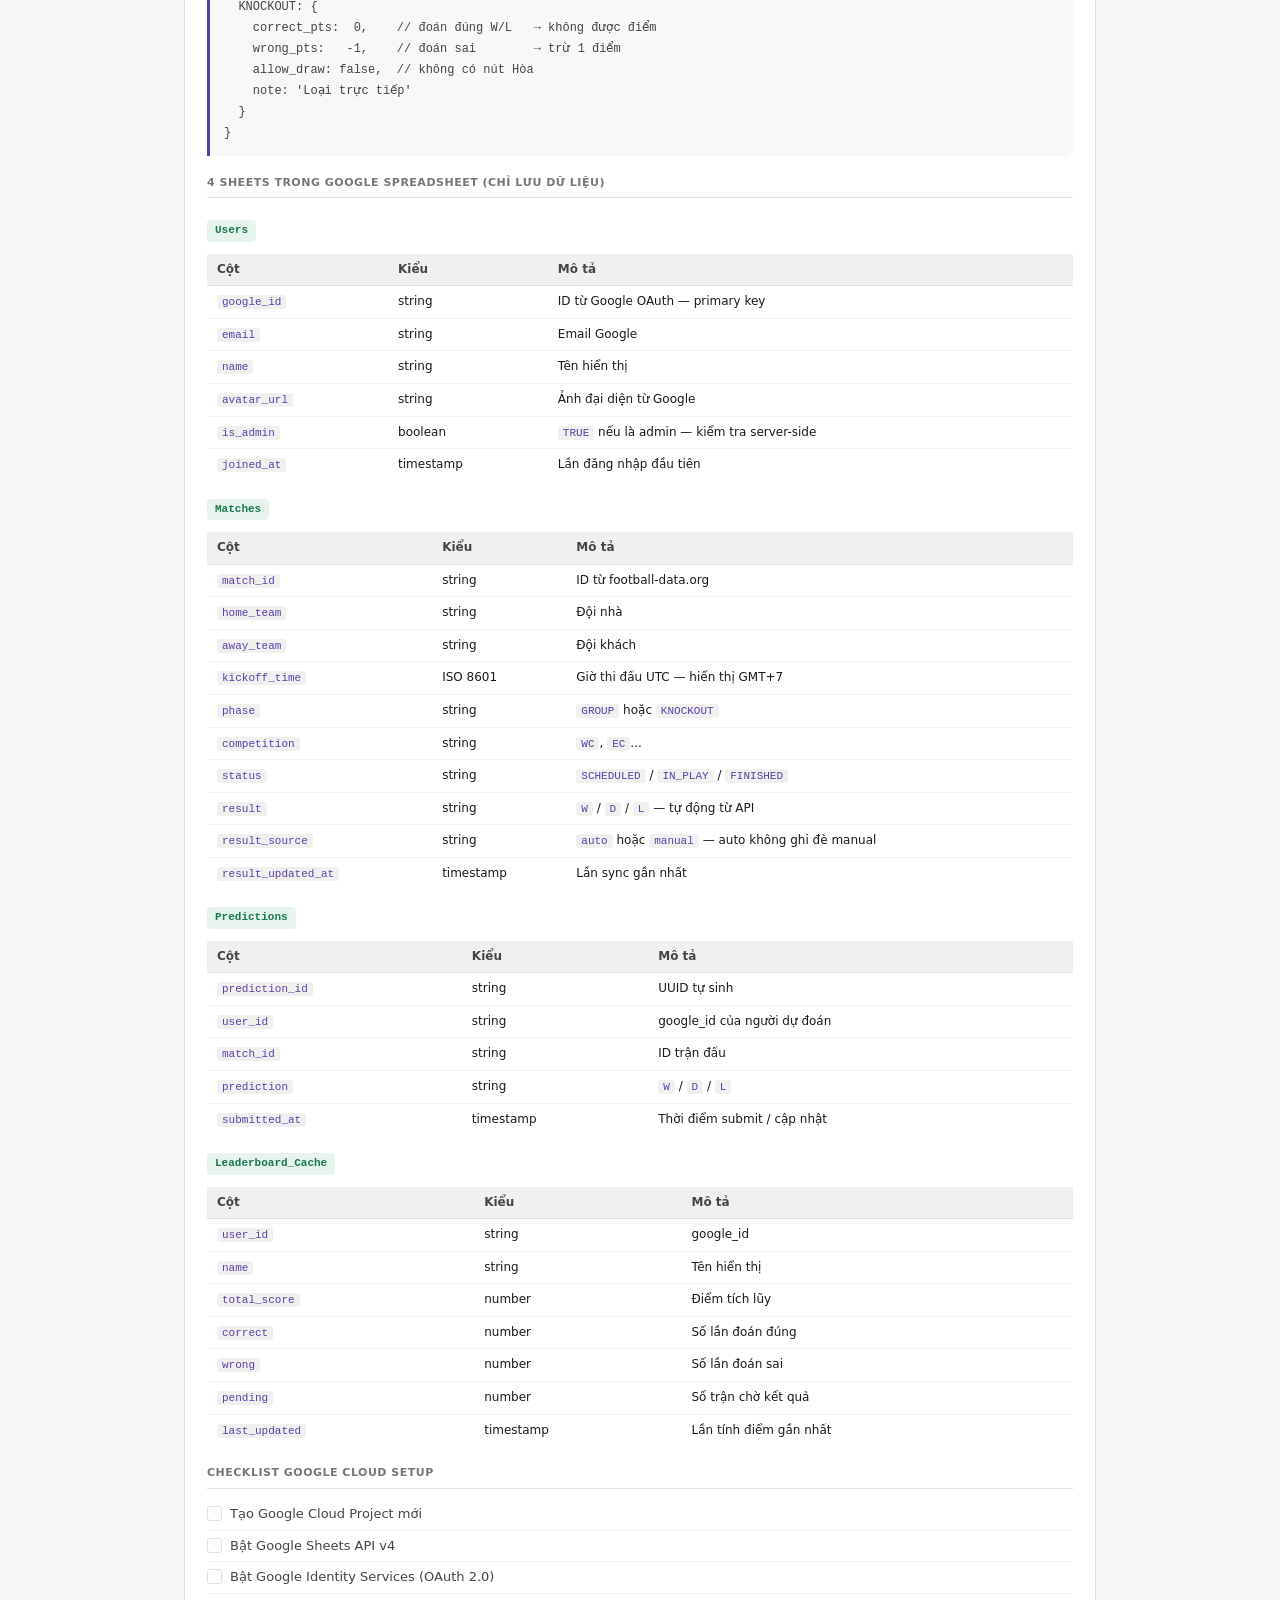
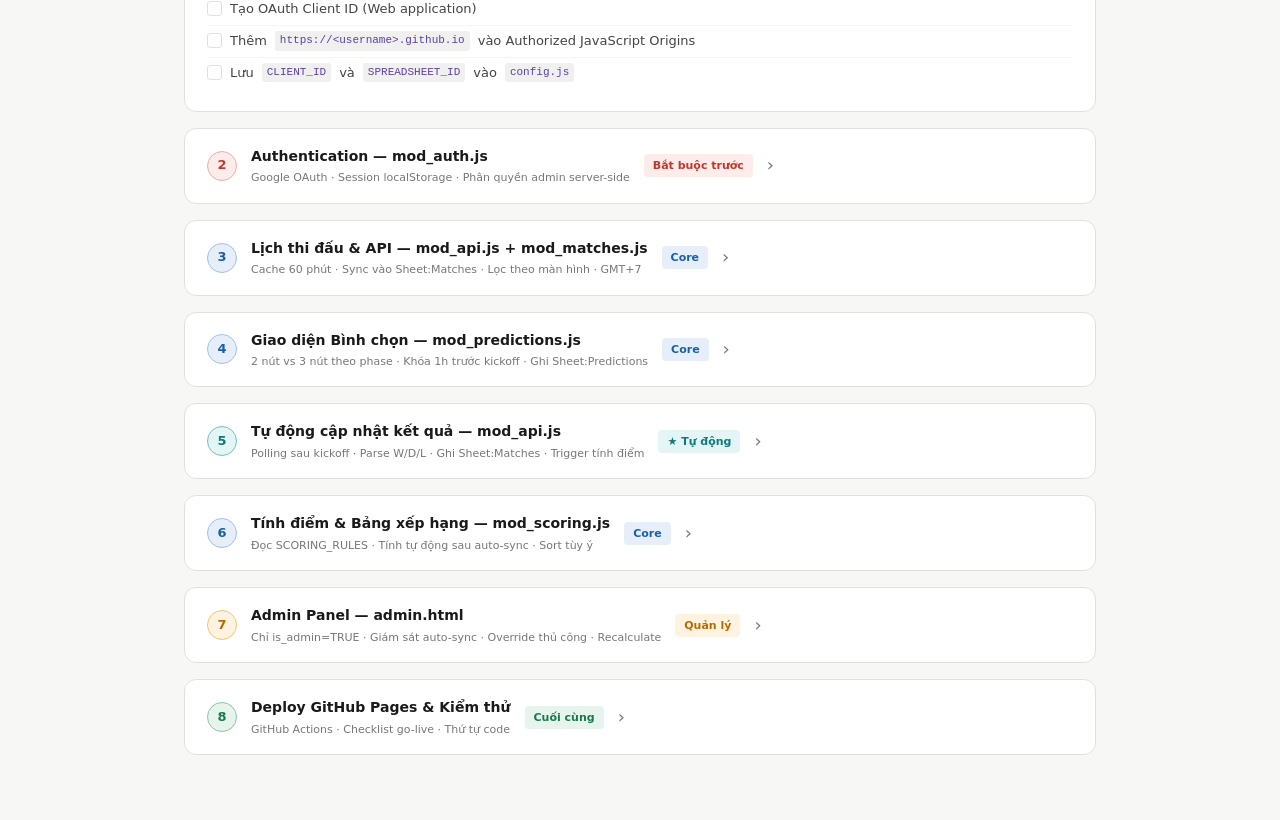
<file: workplan-football-prediction.html>
<!DOCTYPE html>
<html lang="vi">
<head>
<meta charset="UTF-8">
<meta name="viewport" content="width=device-width, initial-scale=1.0">
<title>Work Plan — Website Dự đoán Bóng đá</title>
<style>
  :root {
    --green:#1a7a4a;--green-l:#e6f4ed;--green-m:#2da05f;
    --blue:#1a5fa8;--blue-l:#e6eff9;
    --amber:#b86b00;--amber-l:#fdf3e0;
    --purple:#5b3fa8;--purple-l:#f0ecfb;
    --coral:#c0392b;--coral-l:#fdecea;
    --teal:#0e7a7a;--teal-l:#e3f5f5;
    --ink:#1a1a1a;--ink2:#444;--ink3:#777;
    --border:#e0e0e0;--bg:#f7f7f5;--white:#ffffff;
    --radius:8px;
    --font-main:'Segoe UI',system-ui,sans-serif;
    --font-mono:'Fira Code','Cascadia Code',monospace;
  }
  *{box-sizing:border-box;margin:0;padding:0;}
  body{font-family:var(--font-main);background:var(--bg);color:var(--ink);font-size:14px;line-height:1.6;}

  .site-header{background:var(--ink);color:#fff;padding:28px 40px 24px;}
  .site-header h1{font-size:22px;font-weight:600;letter-spacing:-.3px;}
  .site-header p{font-size:13px;color:#aaa;margin-top:4px;}
  .badges{display:flex;gap:8px;flex-wrap:wrap;margin-top:10px;}
  .badge{font-size:11px;font-weight:500;padding:3px 9px;border-radius:20px;background:rgba(255,255,255,.12);color:#ddd;}

  .container{max-width:960px;margin:0 auto;padding:32px 24px 60px;}

  /* Principle bar */
  .principle-bar{
    background:var(--white);border:1px solid var(--border);border-radius:12px;
    padding:18px 24px;margin-bottom:24px;
    display:grid;grid-template-columns:repeat(auto-fill,minmax(200px,1fr));gap:12px;
  }
  .principle-item{display:flex;gap:10px;align-items:flex-start;}
  .principle-icon{font-size:18px;flex-shrink:0;margin-top:1px;}
  .principle-text .pt{font-size:12px;font-weight:600;color:var(--ink2);}
  .principle-text .ps{font-size:11px;color:var(--ink3);margin-top:1px;}

  /* Responsibility table */
  .resp-table{width:100%;border-collapse:collapse;font-size:13px;margin:10px 0;}
  .resp-table th{text-align:left;padding:8px 12px;background:#f0f0ee;color:var(--ink2);font-weight:600;border-bottom:1px solid var(--border);}
  .resp-table td{padding:8px 12px;border-bottom:1px solid #f4f4f2;vertical-align:top;}
  .resp-table tr:last-child td{border-bottom:none;}

  /* Phase nav */
  .phase-nav{display:flex;gap:6px;flex-wrap:wrap;margin-bottom:24px;}
  .phase-nav a{font-size:12px;font-weight:500;padding:5px 12px;border-radius:20px;border:1px solid var(--border);background:var(--white);color:var(--ink2);text-decoration:none;transition:background .15s,color .15s;}
  .phase-nav a:hover{background:var(--ink);color:#fff;}

  /* Phase blocks */
  .phase{background:var(--white);border:1px solid var(--border);border-radius:12px;margin-bottom:16px;overflow:hidden;}
  .phase-header{display:flex;align-items:center;gap:14px;padding:16px 22px;cursor:pointer;user-select:none;transition:background .12s;}
  .phase-header:hover{background:#fafaf8;}
  .phase-num{width:30px;height:30px;border-radius:50%;display:flex;align-items:center;justify-content:center;font-size:13px;font-weight:700;flex-shrink:0;}
  .phase-title{font-size:14px;font-weight:600;flex:1;}
  .phase-sub{font-size:11px;color:var(--ink3);margin-top:2px;}
  .phase-tag{font-size:11px;font-weight:600;padding:3px 9px;border-radius:4px;white-space:nowrap;}
  .tag-must{background:var(--coral-l);color:var(--coral);}
  .tag-core{background:var(--blue-l);color:var(--blue);}
  .tag-mgmt{background:var(--amber-l);color:var(--amber);}
  .tag-done{background:var(--green-l);color:var(--green);}
  .tag-new{background:var(--teal-l);color:var(--teal);}
  .chevron{font-size:18px;color:var(--ink3);transition:transform .2s;flex-shrink:0;}
  .phase.open .chevron{transform:rotate(90deg);}
  .phase-body{display:none;padding:0 22px 22px;border-top:1px solid var(--border);}
  .phase.open .phase-body{display:block;}

  /* Sections */
  .section{margin-top:18px;}
  .section-title{font-size:11px;font-weight:700;color:var(--ink3);letter-spacing:.5px;text-transform:uppercase;margin-bottom:10px;padding-bottom:6px;border-bottom:1px solid var(--border);}

  /* Module grid */
  .module-grid{display:grid;grid-template-columns:repeat(auto-fill,minmax(185px,1fr));gap:8px;margin-top:8px;}
  .module-card{border:1px solid var(--border);border-radius:var(--radius);padding:10px 12px;background:var(--bg);}
  .module-card .mname{font-family:var(--font-mono);font-size:11px;font-weight:600;color:var(--purple);margin-bottom:3px;}
  .module-card .mrole{font-size:11px;color:var(--ink3);line-height:1.5;}

  /* Sheet name badge */
  .sheet-name{font-family:var(--font-mono);font-size:11px;font-weight:700;color:var(--green);background:var(--green-l);display:inline-block;padding:2px 8px;border-radius:4px;margin-bottom:6px;margin-top:12px;}

  /* Tables */
  table{width:100%;border-collapse:collapse;font-size:12px;margin:6px 0;}
  th{text-align:left;padding:6px 10px;background:#f0f0ee;color:var(--ink2);font-weight:600;border-bottom:1px solid var(--border);}
  td{padding:6px 10px;border-bottom:1px solid #f4f4f2;vertical-align:top;}
  tr:last-child td{border-bottom:none;}
  code{font-family:var(--font-mono);font-size:11px;background:#f0f0ee;padding:1px 5px;border-radius:3px;color:var(--purple);}

  /* Logic / code box */
  .logic-box{background:#f8f8f6;border-left:3px solid var(--purple);border-radius:0 var(--radius) var(--radius) 0;padding:12px 14px;font-family:var(--font-mono);font-size:12px;color:var(--ink2);line-height:1.75;margin:8px 0;white-space:pre-wrap;overflow-x:auto;}

  /* Star box for scoring_rules.js */
  .star-box{background:var(--purple-l);border:1px solid #c9beed;border-radius:var(--radius);padding:14px 16px;margin:10px 0;}
  .star-box .label{font-size:11px;font-weight:700;color:var(--purple);letter-spacing:.5px;text-transform:uppercase;margin-bottom:6px;}

  /* Note / warning */
  .note{background:var(--amber-l);border-left:3px solid var(--amber);border-radius:0 var(--radius) var(--radius) 0;padding:10px 14px;font-size:12px;color:var(--ink2);margin:8px 0;line-height:1.6;}
  .note-teal{background:var(--teal-l);border-left:3px solid var(--teal);border-radius:0 var(--radius) var(--radius) 0;padding:10px 14px;font-size:12px;color:var(--ink2);margin:8px 0;line-height:1.6;}

  /* Flow */
  .flow{display:flex;align-items:center;flex-wrap:wrap;gap:0;margin:10px 0;}
  .flow-box{padding:6px 12px;border-radius:var(--radius);font-size:12px;font-weight:500;border:1px solid;white-space:nowrap;}
  .flow-arrow{padding:0 5px;color:var(--ink3);font-size:16px;line-height:1;}
  .fb-api{background:var(--blue-l);color:var(--blue);border-color:#b3ceee;}
  .fb-mod{background:var(--purple-l);color:var(--purple);border-color:#c9beed;}
  .fb-sheet{background:var(--green-l);color:var(--green);border-color:#9ed0b3;}
  .fb-ui{background:var(--amber-l);color:var(--amber);border-color:#f0cc88;}
  .fb-auto{background:var(--teal-l);color:var(--teal);border-color:#8fd0d0;}

  /* File tree */
  .file-tree{font-family:var(--font-mono);font-size:12px;line-height:2;color:var(--ink2);background:#f8f8f6;border-radius:var(--radius);padding:14px 18px;margin:8px 0;}
  .file-tree .dir{color:var(--blue);font-weight:600;}
  .file-tree .star{color:var(--purple);font-weight:700;}
  .file-tree .cmt{color:var(--ink3);}

  /* Checklist */
  .checklist{list-style:none;margin-top:6px;}
  .checklist li{display:flex;align-items:flex-start;gap:8px;padding:5px 0;border-bottom:1px solid #f4f4f2;font-size:13px;color:var(--ink2);}
  .checklist li:last-child{border-bottom:none;}
  .check-box{width:15px;height:15px;border:1.5px solid var(--border);border-radius:3px;flex-shrink:0;margin-top:2px;}

  /* Timeline */
  .timeline{margin:10px 0;}
  .tl-item{display:flex;gap:12px;padding-bottom:14px;position:relative;}
  .tl-item:not(:last-child)::before{content:'';position:absolute;left:14px;top:30px;width:1px;bottom:0;background:var(--border);}
  .tl-dot{width:28px;height:28px;border-radius:50%;display:flex;align-items:center;justify-content:center;font-size:12px;font-weight:700;flex-shrink:0;position:relative;z-index:1;}
  .tl-content{flex:1;}
  .tl-title{font-size:13px;font-weight:600;margin-bottom:2px;}
  .tl-desc{font-size:12px;color:var(--ink3);line-height:1.5;}

  /* Color variants */
  .c-must{background:var(--coral-l);color:var(--coral);border:1.5px solid #e8b0ab;}
  .c-core{background:var(--blue-l);color:var(--blue);border:1.5px solid #a0c0e8;}
  .c-mgmt{background:var(--amber-l);color:var(--amber);border:1.5px solid #e8c870;}
  .c-done{background:var(--green-l);color:var(--green);border:1.5px solid #88c8a0;}
  .c-auto{background:var(--teal-l);color:var(--teal);border:1.5px solid #70c0c0;}
  .c-rule{background:var(--purple-l);color:var(--purple);border:1.5px solid #c9beed;}

  /* Summary */
  .summary-bar{display:grid;grid-template-columns:repeat(auto-fill,minmax(130px,1fr));gap:10px;margin-bottom:24px;}
  .summary-card{background:var(--white);border:1px solid var(--border);border-radius:var(--radius);padding:14px 16px;text-align:center;}
  .summary-card .s-num{font-size:22px;font-weight:700;}
  .summary-card .s-lbl{font-size:11px;color:var(--ink3);margin-top:2px;}

  /* Polling table row highlight */
  .row-auto td:first-child{font-weight:600;color:var(--teal);}

  /* fn table */
  .fn-table td:first-child{font-family:var(--font-mono);font-size:11px;color:var(--blue);width:42%;}
</style>
</head>
<body>

<header class="site-header">
  <h1>⚽ Work Plan — Website Dự đoán Bóng đá</h1>
  <p>Cập nhật kết quả tự động · Rules tính điểm trong file JS tĩnh · Google Sheets chỉ lưu dữ liệu</p>
  <div class="badges">
    <span class="badge">GitHub Pages</span>
    <span class="badge">Google Sheets DB</span>
    <span class="badge">Google OAuth</span>
    <span class="badge">football-data.org API</span>
    <span class="badge">~30 người dùng</span>
    <span class="badge">World Cup / mở rộng được</span>
  </div>
</header>

<div class="container">

  <!-- Principles -->
  <div class="principle-bar">
    <div class="principle-item">
      <div class="principle-icon">📁</div>
      <div class="principle-text">
        <div class="pt">Mỗi module một file JS</div>
        <div class="ps">Dễ bảo trì, dễ mở rộng độc lập</div>
      </div>
    </div>
    <div class="principle-item">
      <div class="principle-icon">⚙️</div>
      <div class="principle-text">
        <div class="pt">Rules trong scoring_rules.js</div>
        <div class="ps">Sửa → deploy ~1 phút, an toàn, dễ debug</div>
      </div>
    </div>
    <div class="principle-item">
      <div class="principle-icon">🗄️</div>
      <div class="principle-text">
        <div class="pt">Google Sheets chỉ lưu dữ liệu</div>
        <div class="ps">Users, predictions, results, leaderboard</div>
      </div>
    </div>
    <div class="principle-item">
      <div class="principle-icon">🤖</div>
      <div class="principle-text">
        <div class="pt">Kết quả cập nhật tự động</div>
        <div class="ps">Poll API sau kickoff, không cần admin nhập tay</div>
      </div>
    </div>
  </div>

  <!-- Responsibility split -->
  <div class="phase" style="margin-bottom:24px;">
    <div class="phase-header" onclick="toggle(this)" style="cursor:pointer;">
      <div style="font-size:14px;font-weight:600;flex:1;">📊 Phân chia trách nhiệm lưu trữ</div>
      <span class="chevron">›</span>
    </div>
    <div class="phase-body" style="display:block;">
      <table class="resp-table">
        <tr><th>Lưu ở đâu</th><th>Lưu gì</th><th>Ai sửa</th><th>Hiệu lực</th></tr>
        <tr>
          <td><code>scoring_rules.js</code></td>
          <td>Rules tính điểm — correct_pts, wrong_pts, allow_draw theo phase</td>
          <td>Admin GitHub</td>
          <td>Sau deploy (~1 phút)</td>
        </tr>
        <tr>
          <td><code>config.js</code></td>
          <td>API keys, Sheet ID, LOCK_BEFORE_MIN, CACHE_TTL_MIN, giải đấu active</td>
          <td>Admin GitHub</td>
          <td>Sau deploy (~1 phút)</td>
        </tr>
        <tr>
          <td>Google Sheets</td>
          <td>Users · Predictions · Matches (+ kết quả auto) · Leaderboard_Cache</td>
          <td>Hệ thống tự ghi / Admin override</td>
          <td>Ngay lập tức</td>
        </tr>
        <tr>
          <td>football-data.org API</td>
          <td>Lịch thi đấu & kết quả thô (nguồn sự thật)</td>
          <td>Không sửa</td>
          <td>Real-time</td>
        </tr>
      </table>
    </div>
  </div>

  <!-- Summary -->
  <div class="summary-bar">
    <div class="summary-card"><div class="s-num" style="color:var(--blue)">8</div><div class="s-lbl">Phase</div></div>
    <div class="summary-card"><div class="s-num" style="color:var(--purple)">8</div><div class="s-lbl">Module JS</div></div>
    <div class="summary-card"><div class="s-num" style="color:var(--green)">4</div><div class="s-lbl">Google Sheets</div></div>
    <div class="summary-card"><div class="s-num" style="color:var(--coral)">4</div><div class="s-lbl">Trang UI</div></div>
    <div class="summary-card"><div class="s-num" style="color:var(--teal)">Auto</div><div class="s-lbl">Cập nhật kết quả</div></div>
  </div>

  <!-- Nav -->
  <div class="phase-nav">
    <a href="#p1">1. Hạ tầng & Sheets</a>
    <a href="#p2">2. Authentication</a>
    <a href="#p3">3. Lịch thi đấu & API</a>
    <a href="#p4">4. Bình chọn</a>
    <a href="#p5">5. Auto kết quả</a>
    <a href="#p6">6. Tính điểm & BXH</a>
    <a href="#p7">7. Admin Panel</a>
    <a href="#p8">8. Deploy & Test</a>
  </div>

  <!-- ═══ PHASE 1 ═══ -->
  <div class="phase open" id="p1">
    <div class="phase-header" onclick="toggle(this)">
      <div class="phase-num c-must">1</div>
      <div><div class="phase-title">Hạ tầng & Google Sheets Database</div><div class="phase-sub">Cấu trúc thư mục · scoring_rules.js · 4 Sheets · Google Cloud setup</div></div>
      <span class="phase-tag tag-must">Bắt buộc trước</span>
      <span class="chevron">›</span>
    </div>
    <div class="phase-body">

      <div class="section">
        <div class="section-title">Cấu trúc thư mục</div>
        <div class="file-tree">
<span class="dir">football-prediction/</span>
├── index.html               <span class="cmt">← Trang chủ: trận đấu 24h, kết quả gần đây</span>
├── predict.html             <span class="cmt">← Giao diện bình chọn</span>
├── leaderboard.html         <span class="cmt">← Bảng xếp hạng</span>
├── admin.html               <span class="cmt">← Quản lý & giám sát</span>
├── <span class="dir">js/</span>
│   ├── config.js            <span class="cmt">← API keys, Sheet ID, hằng số chung</span>
│   ├── <span class="star">scoring_rules.js</span>     <span class="cmt">← ★ Rules tính điểm — SỬA ĐÂY để đổi rules</span>
│   ├── mod_auth.js          <span class="cmt">← Google login, session, phân quyền</span>
│   ├── mod_sheets.js        <span class="cmt">← Wrapper CRUD Google Sheets API v4</span>
│   ├── mod_api.js           <span class="cmt">← football-data.org + cache + auto-sync</span>
│   ├── mod_matches.js       <span class="cmt">← Logic lọc & hiển thị trận đấu</span>
│   ├── mod_predictions.js   <span class="cmt">← Bình chọn, kiểm tra khóa, ghi Sheet</span>
│   ├── mod_scoring.js       <span class="cmt">← Tính điểm, đọc SCORING_RULES</span>
│   └── mod_ui.js            <span class="cmt">← Helper render UI dùng chung</span>
├── <span class="dir">css/</span>style.css
└── <span class="dir">.github/workflows/</span>deploy.yml
        </div>
      </div>

      <div class="section">
        <div class="section-title">★ scoring_rules.js — Cấu hình rules tính điểm</div>
        <div class="star-box">
          <div class="label">📌 Quy tắc quan trọng</div>
          <p style="font-size:12px;color:var(--ink2);line-height:1.6;">File này là <strong>nguồn sự thật duy nhất</strong> cho rules tính điểm. <code>mod_scoring.js</code> đọc từ đây — không hardcode điểm ở bất kỳ đâu khác. Muốn đổi rules: sửa file này → commit → GitHub Actions deploy tự động (~1 phút).</p>
        </div>
        <div class="logic-box">// scoring_rules.js — SỬA FILE NÀY để thay đổi rules tính điểm

const SCORING_RULES = {
  GROUP: {
    correct_pts:  0,    // đoán đúng W/D/L → không được điểm
    wrong_pts:   -1,    // đoán sai        → trừ 1 điểm
    allow_draw: true,   // có nút Hòa
    note: 'Vòng bảng'
  },
  KNOCKOUT: {
    correct_pts:  0,    // đoán đúng W/L   → không được điểm
    wrong_pts:   -1,    // đoán sai        → trừ 1 điểm
    allow_draw: false,  // không có nút Hòa
    note: 'Loại trực tiếp'
  }
}</div>
      </div>

      <div class="section">
        <div class="section-title">4 Sheets trong Google Spreadsheet (chỉ lưu dữ liệu)</div>

        <div class="sheet-name">Users</div>
        <table><tr><th>Cột</th><th>Kiểu</th><th>Mô tả</th></tr>
          <tr><td><code>google_id</code></td><td>string</td><td>ID từ Google OAuth — primary key</td></tr>
          <tr><td><code>email</code></td><td>string</td><td>Email Google</td></tr>
          <tr><td><code>name</code></td><td>string</td><td>Tên hiển thị</td></tr>
          <tr><td><code>avatar_url</code></td><td>string</td><td>Ảnh đại diện từ Google</td></tr>
          <tr><td><code>is_admin</code></td><td>boolean</td><td><code>TRUE</code> nếu là admin — kiểm tra server-side</td></tr>
          <tr><td><code>joined_at</code></td><td>timestamp</td><td>Lần đăng nhập đầu tiên</td></tr>
        </table>

        <div class="sheet-name">Matches</div>
        <table><tr><th>Cột</th><th>Kiểu</th><th>Mô tả</th></tr>
          <tr><td><code>match_id</code></td><td>string</td><td>ID từ football-data.org</td></tr>
          <tr><td><code>home_team</code></td><td>string</td><td>Đội nhà</td></tr>
          <tr><td><code>away_team</code></td><td>string</td><td>Đội khách</td></tr>
          <tr><td><code>kickoff_time</code></td><td>ISO 8601</td><td>Giờ thi đấu UTC — hiển thị GMT+7</td></tr>
          <tr><td><code>phase</code></td><td>string</td><td><code>GROUP</code> hoặc <code>KNOCKOUT</code></td></tr>
          <tr><td><code>competition</code></td><td>string</td><td><code>WC</code>, <code>EC</code>...</td></tr>
          <tr><td><code>status</code></td><td>string</td><td><code>SCHEDULED</code> / <code>IN_PLAY</code> / <code>FINISHED</code></td></tr>
          <tr><td><code>result</code></td><td>string</td><td><code>W</code> / <code>D</code> / <code>L</code> — tự động từ API</td></tr>
          <tr><td><code>result_source</code></td><td>string</td><td><code>auto</code> hoặc <code>manual</code> — auto không ghi đè manual</td></tr>
          <tr><td><code>result_updated_at</code></td><td>timestamp</td><td>Lần sync gần nhất</td></tr>
        </table>

        <div class="sheet-name">Predictions</div>
        <table><tr><th>Cột</th><th>Kiểu</th><th>Mô tả</th></tr>
          <tr><td><code>prediction_id</code></td><td>string</td><td>UUID tự sinh</td></tr>
          <tr><td><code>user_id</code></td><td>string</td><td>google_id của người dự đoán</td></tr>
          <tr><td><code>match_id</code></td><td>string</td><td>ID trận đấu</td></tr>
          <tr><td><code>prediction</code></td><td>string</td><td><code>W</code> / <code>D</code> / <code>L</code></td></tr>
          <tr><td><code>submitted_at</code></td><td>timestamp</td><td>Thời điểm submit / cập nhật</td></tr>
        </table>

        <div class="sheet-name">Leaderboard_Cache</div>
        <table><tr><th>Cột</th><th>Kiểu</th><th>Mô tả</th></tr>
          <tr><td><code>user_id</code></td><td>string</td><td>google_id</td></tr>
          <tr><td><code>name</code></td><td>string</td><td>Tên hiển thị</td></tr>
          <tr><td><code>total_score</code></td><td>number</td><td>Điểm tích lũy</td></tr>
          <tr><td><code>correct</code></td><td>number</td><td>Số lần đoán đúng</td></tr>
          <tr><td><code>wrong</code></td><td>number</td><td>Số lần đoán sai</td></tr>
          <tr><td><code>pending</code></td><td>number</td><td>Số trận chờ kết quả</td></tr>
          <tr><td><code>last_updated</code></td><td>timestamp</td><td>Lần tính điểm gần nhất</td></tr>
        </table>
      </div>

      <div class="section">
        <div class="section-title">Checklist Google Cloud setup</div>
        <ul class="checklist">
          <li><span class="check-box"></span>Tạo Google Cloud Project mới</li>
          <li><span class="check-box"></span>Bật Google Sheets API v4</li>
          <li><span class="check-box"></span>Bật Google Identity Services (OAuth 2.0)</li>
          <li><span class="check-box"></span>Tạo OAuth Client ID (Web application)</li>
          <li><span class="check-box"></span>Thêm <code>https://&lt;username&gt;.github.io</code> vào Authorized JavaScript Origins</li>
          <li><span class="check-box"></span>Lưu <code>CLIENT_ID</code> và <code>SPREADSHEET_ID</code> vào <code>config.js</code></li>
        </ul>
      </div>

    </div>
  </div>

  <!-- ═══ PHASE 2 ═══ -->
  <div class="phase" id="p2">
    <div class="phase-header" onclick="toggle(this)">
      <div class="phase-num c-must">2</div>
      <div><div class="phase-title">Authentication — mod_auth.js</div><div class="phase-sub">Google OAuth · Session localStorage · Phân quyền admin server-side</div></div>
      <span class="phase-tag tag-must">Bắt buộc trước</span>
      <span class="chevron">›</span>
    </div>
    <div class="phase-body">
      <div class="section">
        <div class="section-title">Luồng đăng nhập</div>
        <div class="flow">
          <div class="flow-box fb-ui">Nút "Đăng nhập Google"</div><div class="flow-arrow">→</div>
          <div class="flow-box fb-api">Google GIS popup</div><div class="flow-arrow">→</div>
          <div class="flow-box fb-mod">Verify JWT token</div><div class="flow-arrow">→</div>
          <div class="flow-box fb-sheet">Ghi / check Sheet:Users</div><div class="flow-arrow">→</div>
          <div class="flow-box fb-ui">Lưu session localStorage</div>
        </div>
      </div>
      <div class="section">
        <div class="section-title">Các hàm cần xây dựng</div>
        <table class="fn-table">
          <tr><th>Hàm</th><th>Mô tả</th></tr>
          <tr><td><code>auth.init()</code></td><td>Khởi tạo GIS, restore session cũ từ localStorage</td></tr>
          <tr><td><code>auth.login()</code></td><td>Mở popup đăng nhập Google, nhận id_token JWT</td></tr>
          <tr><td><code>auth.logout()</code></td><td>Xóa session, redirect trang chủ</td></tr>
          <tr><td><code>auth.getCurrentUser()</code></td><td>Trả về user object (google_id, name, email, is_admin)</td></tr>
          <tr><td><code>auth.isAdmin()</code></td><td>Kiểm tra <code>is_admin</code> trong Sheet:Users — không chỉ localStorage</td></tr>
          <tr><td><code>auth.requireLogin()</code></td><td>Guard: redirect về login nếu chưa đăng nhập</td></tr>
          <tr><td><code>auth.getAuthHeader()</code></td><td>Trả về <code>Bearer &lt;token&gt;</code> đính vào mọi Sheets API call</td></tr>
        </table>
      </div>
    </div>
  </div>

  <!-- ═══ PHASE 3 ═══ -->
  <div class="phase" id="p3">
    <div class="phase-header" onclick="toggle(this)">
      <div class="phase-num c-core">3</div>
      <div><div class="phase-title">Lịch thi đấu & API — mod_api.js + mod_matches.js</div><div class="phase-sub">Cache 60 phút · Sync vào Sheet:Matches · Lọc theo màn hình · GMT+7</div></div>
      <span class="phase-tag tag-core">Core</span>
      <span class="chevron">›</span>
    </div>
    <div class="phase-body">
      <div class="section">
        <div class="section-title">Chiến lược cache (free tier: 10 req/phút)</div>
        <div class="logic-box">getMatches()
  → Cache localStorage còn hiệu lực (< 60 phút)?
      → Dùng cache — không tốn quota
  → Hết hạn / chưa có?
      → Gọi football-data.org API
      → Lưu cache + timestamp
      → Upsert trận vào Sheet:Matches</div>
      </div>
      <div class="section">
        <div class="section-title">Lọc trận theo màn hình</div>
        <table>
          <tr><th>Màn hình</th><th>Điều kiện lọc</th></tr>
          <tr><td>Trang chủ</td><td>kickoff trong khoảng <code>now ± 24h</code>, hiển thị GMT+7</td></tr>
          <tr><td>Bình chọn</td><td>Trận chưa có kết quả VÀ chưa quá giờ khóa</td></tr>
          <tr><td>Admin</td><td>Tất cả trận, hiển thị cả UTC</td></tr>
        </table>
      </div>
      <div class="section">
        <div class="section-title">Mở rộng giải đấu trong config.js</div>
        <div class="logic-box">const CONFIG = {
  COMPETITIONS: {
    WC: { code: 'WC', name: 'World Cup' },
    EC: { code: 'EC', name: 'Euro' },   // thêm sau
    PL: { code: 'PL', name: 'EPL'  },   // thêm sau
  },
  ACTIVE:          ['WC'],  // chỉ fetch giải đang hoạt động
  LOCK_BEFORE_MIN:  60,     // khóa bình chọn trước N phút
  CACHE_TTL_MIN:    60,     // cache API trong N phút
  TIMEZONE: 'Asia/Ho_Chi_Minh',
}</div>
      </div>
    </div>
  </div>

  <!-- ═══ PHASE 4 ═══ -->
  <div class="phase" id="p4">
    <div class="phase-header" onclick="toggle(this)">
      <div class="phase-num c-core">4</div>
      <div><div class="phase-title">Giao diện Bình chọn — mod_predictions.js</div><div class="phase-sub">2 nút vs 3 nút theo phase · Khóa 1h trước kickoff · Ghi Sheet:Predictions</div></div>
      <span class="phase-tag tag-core">Core</span>
      <span class="chevron">›</span>
    </div>
    <div class="phase-body">
      <div class="section">
        <div class="section-title">Logic hiển thị mỗi thẻ trận</div>
        <div class="logic-box">// Số nút lấy từ SCORING_RULES[phase].allow_draw
if (SCORING_RULES[phase].allow_draw)
  → 3 nút: [Thắng] [Hòa] [Thua]   ← GROUP
else
  → 2 nút: [Thắng] [Thua]          ← KNOCKOUT

if (now >= kickoff - LOCK_BEFORE_MIN):
  → Tất cả nút disabled
  → Hiển thị bình chọn của user (readonly)
  → Nhãn "Đã khóa lúc HH:MM"
else:
  → Nút đã chọn highlight
  → Countdown: "Khóa sau Xh Ym"</div>
      </div>
      <div class="section">
        <div class="section-title">Luồng ghi bình chọn</div>
        <div class="flow">
          <div class="flow-box fb-ui">Click [W/D/L]</div><div class="flow-arrow">→</div>
          <div class="flow-box fb-mod">Double-check khóa</div><div class="flow-arrow">→</div>
          <div class="flow-box fb-mod">Đã có prediction chưa?</div><div class="flow-arrow">→</div>
          <div class="flow-box fb-sheet">Thêm mới / cập nhật Sheet:Predictions</div><div class="flow-arrow">→</div>
          <div class="flow-box fb-ui">Optimistic update UI</div>
        </div>
        <div class="note">💡 <code>allow_draw</code> trong <code>scoring_rules.js</code> cũng điều khiển việc hiển thị nút Hòa — không cần sửa code UI khi đổi rules.</div>
      </div>
    </div>
  </div>

  <!-- ═══ PHASE 5 ═══ -->
  <div class="phase" id="p5">
    <div class="phase-header" onclick="toggle(this)">
      <div class="phase-num c-auto">5</div>
      <div><div class="phase-title">Tự động cập nhật kết quả — mod_api.js</div><div class="phase-sub">Polling sau kickoff · Parse W/D/L · Ghi Sheet:Matches · Trigger tính điểm</div></div>
      <span class="phase-tag tag-new">★ Tự động</span>
      <span class="chevron">›</span>
    </div>
    <div class="phase-body">
      <div class="section">
        <div class="section-title">Lịch polling thông minh</div>
        <table>
          <tr><th>Thời điểm</th><th>Hành động</th><th>Interval</th></tr>
          <tr><td>Trước kickoff</td><td>Không poll</td><td>—</td></tr>
          <tr class="row-auto"><td>kickoff → +120 phút</td><td>Poll trận IN_PLAY</td><td>5 phút</td></tr>
          <tr class="row-auto"><td>+120 phút (chưa FINISHED)</td><td>Hiệp phụ / penalty</td><td>10 phút</td></tr>
          <tr><td>Sau FINISHED</td><td>Dừng poll trận đó</td><td>—</td></tr>
          <tr><td>Không có ai online</td><td>Không poll (client-side)</td><td>—</td></tr>
        </table>
        <div class="note-teal">⚡ Polling là client-side — chỉ chạy khi có ít nhất 1 tab đang mở. Với free tier 10 req/phút và tối đa ~5 trận đồng thời, interval 5 phút là hoàn toàn an toàn.</div>
      </div>
      <div class="section">
        <div class="section-title">Luồng auto-sync đầy đủ</div>
        <div class="flow" style="flex-direction:column;align-items:flex-start;gap:4px;">
          <div class="flow" style="flex-wrap:nowrap;">
            <div class="flow-box fb-ui">Trang load</div><div class="flow-arrow">→</div>
            <div class="flow-box fb-mod">api.startAutoSync()</div><div class="flow-arrow">→</div>
            <div class="flow-box fb-mod">Tìm trận IN_PLAY / sắp FINISHED</div>
          </div>
          <div style="padding-left:20px;color:var(--ink3);font-size:13px;">↓ mỗi 5-10 phút</div>
          <div class="flow" style="flex-wrap:nowrap;">
            <div class="flow-box fb-api">GET /matches/{id}</div><div class="flow-arrow">→</div>
            <div class="flow-box fb-mod">parseOutcome(score)</div><div class="flow-arrow">→</div>
            <div class="flow-box fb-sheet">Sheet:Matches (result, result_source='auto')</div>
          </div>
          <div style="padding-left:20px;color:var(--ink3);font-size:13px;">↓ trigger ngay</div>
          <div class="flow" style="flex-wrap:nowrap;">
            <div class="flow-box fb-mod">scoring.recalculateForMatch()</div><div class="flow-arrow">→</div>
            <div class="flow-box fb-sheet">Sheet:Leaderboard_Cache</div><div class="flow-arrow">→</div>
            <div class="flow-box fb-ui">BXH tự refresh</div>
          </div>
        </div>
      </div>
      <div class="section">
        <div class="section-title">Parse kết quả từ API (có xử lý hiệp phụ & penalty)</div>
        <div class="logic-box">function parseOutcome(match) {
  const score = match.score.fullTime
  if (score.home > score.away) return 'W'
  if (score.home < score.away) return 'L'

  // Vòng loại trực tiếp: hòa 90 phút → xem thêm giờ
  if (match.phase === 'KNOCKOUT') {
    const et = match.score.extraTime
    if (et?.home > et?.away) return 'W'
    if (et?.home < et?.away) return 'L'
    const pen = match.score.penalties
    return (pen?.home > pen?.away) ? 'W' : 'L'
  }
  return 'D'  // hòa hợp lệ ở vòng bảng
}

// Bảo vệ: chỉ ghi nếu result_source !== 'manual'
if (existingResult?.result_source === 'manual') return  // admin đã override, bỏ qua</div>
      </div>
    </div>
  </div>

  <!-- ═══ PHASE 6 ═══ -->
  <div class="phase" id="p6">
    <div class="phase-header" onclick="toggle(this)">
      <div class="phase-num c-core">6</div>
      <div><div class="phase-title">Tính điểm & Bảng xếp hạng — mod_scoring.js</div><div class="phase-sub">Đọc SCORING_RULES · Tính tự động sau auto-sync · Sort tùy ý</div></div>
      <span class="phase-tag tag-core">Core</span>
      <span class="chevron">›</span>
    </div>
    <div class="phase-body">
      <div class="section">
        <div class="section-title">Logic tính điểm — đọc từ scoring_rules.js, không hardcode</div>
        <div class="logic-box">// mod_scoring.js
// Mọi rules đến từ SCORING_RULES (scoring_rules.js) — không hardcode số nào ở đây

async function calculateScore(userId) {
  const predictions = await sheets.getPredictions(userId)
  const results     = await sheets.getResults()       // match_id → { outcome, phase }

  let score = 0, correct = 0, wrong = 0, pending = 0

  for (const pred of predictions) {
    const match = results[pred.match_id]
    if (!match?.outcome) { pending++; continue }

    const rule = SCORING_RULES[match.phase]           // ← từ scoring_rules.js
    if (pred.prediction === match.outcome) {
      score += rule.correct_pts
      correct++
    } else {
      score += rule.wrong_pts
      wrong++
    }
  }
  return { score, correct, wrong, pending }
}</div>
      </div>
      <div class="section">
        <div class="section-title">Bảng xếp hạng</div>
        <table>
          <tr><th>Tính năng</th><th>Mô tả</th></tr>
          <tr><td>Sắp xếp</td><td>Toggle điểm cao→thấp / thấp→cao</td></tr>
          <tr><td>Highlight</td><td>Row của user đang đăng nhập nổi bật</td></tr>
          <tr><td>Cột</td><td>Hạng · Tên · Điểm · Đúng · Sai · Đang chờ</td></tr>
          <tr><td>Cập nhật</td><td>Tự refresh sau mỗi auto-sync thành công</td></tr>
        </table>
      </div>
    </div>
  </div>

  <!-- ═══ PHASE 7 ═══ -->
  <div class="phase" id="p7">
    <div class="phase-header" onclick="toggle(this)">
      <div class="phase-num c-mgmt">7</div>
      <div><div class="phase-title">Admin Panel — admin.html</div><div class="phase-sub">Chỉ is_admin=TRUE · Giám sát auto-sync · Override thủ công · Recalculate</div></div>
      <span class="phase-tag tag-mgmt">Quản lý</span>
      <span class="chevron">›</span>
    </div>
    <div class="phase-body">
      <div class="section">
        <div class="section-title">Tính năng</div>
        <table>
          <tr><th>Tính năng</th><th>Mô tả</th><th>Khi nào dùng</th></tr>
          <tr><td>Giám sát auto-sync</td><td>Trận đang poll, lần sync gần nhất, lỗi nếu có</td><td>Hàng ngày</td></tr>
          <tr><td>Override kết quả</td><td>Nhập W/D/L thủ công, set <code>result_source='manual'</code></td><td>API sai / chậm</td></tr>
          <tr><td>Recalculate All</td><td>Tính lại điểm toàn bộ sau khi đổi rules và deploy</td><td>Sau deploy rules mới</td></tr>
          <tr><td>Quản lý người chơi</td><td>Danh sách user, cấp / thu hồi quyền admin</td><td>Onboarding</td></tr>
          <tr><td>Xem bình chọn</td><td>Ai đoán gì — hiển thị sau khi trận khóa</td><td>Debug</td></tr>
        </table>
        <div class="note">⚠️ Khi admin override thủ công, cờ <code>result_source = 'manual'</code> đảm bảo auto-sync sẽ không ghi đè kết quả đó.</div>
      </div>
    </div>
  </div>

  <!-- ═══ PHASE 8 ═══ -->
  <div class="phase" id="p8">
    <div class="phase-header" onclick="toggle(this)">
      <div class="phase-num c-done">8</div>
      <div><div class="phase-title">Deploy GitHub Pages & Kiểm thử</div><div class="phase-sub">GitHub Actions · Checklist go-live · Thứ tự code</div></div>
      <span class="phase-tag tag-done">Cuối cùng</span>
      <span class="chevron">›</span>
    </div>
    <div class="phase-body">
      <div class="section">
        <div class="section-title">GitHub Actions — deploy.yml</div>
        <div class="logic-box">name: Deploy to GitHub Pages
on:
  push:
    branches: [main]
jobs:
  deploy:
    runs-on: ubuntu-latest
    steps:
      - uses: actions/checkout@v4
      - uses: peaceiris/actions-gh-pages@v3
        with:
          github_token: ${{ secrets.GITHUB_TOKEN }}
          publish_dir: ./</div>
      </div>
      <div class="section">
        <div class="section-title">Checklist trước go-live</div>
        <ul class="checklist">
          <li><span class="check-box"></span>Đăng nhập Google thành công, user ghi vào Sheet:Users</li>
          <li><span class="check-box"></span>Admin panel chặn đúng non-admin</li>
          <li><span class="check-box"></span>GROUP hiển thị 3 nút, KNOCKOUT hiển thị 2 nút (từ <code>allow_draw</code>)</li>
          <li><span class="check-box"></span>Khóa đúng 60 phút trước kickoff, countdown GMT+7 đúng</li>
          <li><span class="check-box"></span>Polling tự khởi động khi có trận IN_PLAY</li>
          <li><span class="check-box"></span>Kết quả tự ghi vào Sheet:Matches sau FINISHED</li>
          <li><span class="check-box"></span>Override manual không bị auto-sync ghi đè</li>
          <li><span class="check-box"></span>Điểm tính đúng theo <code>SCORING_RULES</code> trong <code>scoring_rules.js</code></li>
          <li><span class="check-box"></span>Đổi rules → deploy → Recalculate All → điểm đúng</li>
          <li><span class="check-box"></span>BXH tự refresh sau auto-sync</li>
          <li><span class="check-box"></span>Không vượt quota 10 req/phút football-data.org</li>
          <li><span class="check-box"></span>Trang load &lt; 3 giây trên mobile</li>
        </ul>
      </div>
      <div class="section">
        <div class="section-title">Thứ tự code từ đầu đến cuối</div>
        <div class="timeline">
          <div class="tl-item"><div class="tl-dot c-must">1</div><div class="tl-content"><div class="tl-title">config.js + scoring_rules.js + mod_sheets.js</div><div class="tl-desc">Nền tảng — mọi module khác phụ thuộc vào đây</div></div></div>
          <div class="tl-item"><div class="tl-dot c-must">2</div><div class="tl-content"><div class="tl-title">mod_auth.js</div><div class="tl-desc">Google login — bắt buộc trước bất kỳ tính năng nào</div></div></div>
          <div class="tl-item"><div class="tl-dot c-core">3</div><div class="tl-content"><div class="tl-title">mod_api.js (phần fetch + cache)</div><div class="tl-desc">Lấy lịch từ football-data.org, sync vào Sheet:Matches</div></div></div>
          <div class="tl-item"><div class="tl-dot c-core">4</div><div class="tl-content"><div class="tl-title">index.html + mod_matches.js</div><div class="tl-desc">Trang chủ — trận hôm nay và kết quả gần đây</div></div></div>
          <div class="tl-item"><div class="tl-dot c-core">5</div><div class="tl-content"><div class="tl-title">predict.html + mod_predictions.js</div><div class="tl-desc">Tính năng cốt lõi: bình chọn, khóa, ghi Sheet</div></div></div>
          <div class="tl-item"><div class="tl-dot c-auto">6</div><div class="tl-content"><div class="tl-title">mod_api.js (phần auto-sync polling)</div><div class="tl-desc">Polling IN_PLAY, parse outcome, ghi kết quả tự động</div></div></div>
          <div class="tl-item"><div class="tl-dot c-core">7</div><div class="tl-content"><div class="tl-title">mod_scoring.js + leaderboard.html</div><div class="tl-desc">Tính điểm từ SCORING_RULES, cache BXH, auto-refresh</div></div></div>
          <div class="tl-item"><div class="tl-dot c-mgmt">8</div><div class="tl-content"><div class="tl-title">admin.html</div><div class="tl-desc">Override kết quả, giám sát auto-sync, quản lý user</div></div></div>
          <div class="tl-item"><div class="tl-dot c-done">9</div><div class="tl-content"><div class="tl-title">deploy.yml + kiểm thử toàn bộ</div><div class="tl-desc">GitHub Actions, checklist, go-live</div></div></div>
        </div>
      </div>
    </div>
  </div>

</div>

<script>
  function toggle(header) {
    header.parentElement.classList.toggle('open');
  }
  document.querySelectorAll('.phase-nav a').forEach(a => {
    a.addEventListener('click', e => {
      e.preventDefault();
      const target = document.querySelector(a.getAttribute('href'));
      if (!target) return;
      target.classList.add('open');
      setTimeout(() => target.scrollIntoView({ behavior:'smooth', block:'start' }), 50);
    });
  });
</script>
</body>
</html>
</file>
<file: css/style.css>
/* css/style.css */
/* Premium Football Stadium Theme (Neon Dark & Indigo Glassmorphism) */

@import url('https://fonts.googleapis.com/css2?family=Outfit:wght@300;400;500;600;700;800&family=Plus+Jakarta+Sans:wght@300;400;500;600;700;800&display=swap');

:root {
  --font-heading: 'Outfit', sans-serif;
  --font-body: 'Plus Jakarta Sans', sans-serif;
  
  --bg-deep: #060913;
  --bg-dark: #0a0f1e;
  --bg-card: rgba(16, 23, 44, 0.7);
  --bg-card-hover: rgba(26, 35, 64, 0.85);
  --bg-glass: rgba(10, 15, 30, 0.4);
  
  --primary: #00ff87;       /* Neon Emerald */
  --primary-rgb: 0, 255, 135;
  --secondary: #6366f1;     /* Electric Violet */
  --secondary-rgb: 99, 102, 241;
  --accent: #f59e0b;        /* Gold */
  
  --text-main: #f8fafc;
  --text-medium: #cbd5e1;
  --text-muted: #64748b;
  
  --border: rgba(99, 102, 241, 0.15);
  --border-glow: rgba(0, 255, 135, 0.35);
  --border-focus: rgba(0, 255, 135, 0.6);
  
  --shadow-sm: 0 4px 12px rgba(0, 0, 0, 0.25);
  --shadow-md: 0 12px 24px -10px rgba(0, 0, 0, 0.4);
  --shadow-lg: 0 20px 40px -15px rgba(0, 0, 0, 0.6);
  --shadow-glow: 0 0 20px rgba(0, 255, 135, 0.15);
  
  --transition: all 0.3s cubic-bezier(0.25, 0.8, 0.25, 1);
  --border-radius-sm: 8px;
  --border-radius-md: 16px;
  --border-radius-lg: 24px;
}

* {
  box-sizing: border-box;
  margin: 0;
  padding: 0;
}

body {
  background-color: var(--bg-deep);
  color: var(--text-main);
  font-family: var(--font-body);
  line-height: 1.6;
  min-height: 100vh;
  display: flex;
  flex-direction: column;
  overflow-x: hidden;
  background-image: 
    radial-gradient(circle at 10% 20%, rgba(99, 102, 241, 0.08) 0%, transparent 40%),
    radial-gradient(circle at 90% 80%, rgba(0, 255, 135, 0.05) 0%, transparent 40%),
    linear-gradient(to bottom, var(--bg-deep), var(--bg-dark));
  background-attachment: fixed;
}

.container {
  width: 100%;
  max-width: 1200px;
  margin: 0 auto;
  padding: 0 24px;
}

/* --- Header / Navigation --- */
.main-header {
  position: sticky;
  top: 0;
  z-index: 100;
  background: rgba(6, 9, 19, 0.75);
  backdrop-filter: blur(20px);
  -webkit-backdrop-filter: blur(20px);
  border-bottom: 1px solid var(--border);
  box-shadow: var(--shadow-sm);
  padding: 16px 0;
  transition: var(--transition);
}

.header-container {
  display: flex;
  justify-content: space-between;
  align-items: center;
}

.logo {
  display: flex;
  align-items: center;
  gap: 10px;
  text-decoration: none;
  color: var(--text-main);
  font-family: var(--font-heading);
  font-weight: 800;
  font-size: 1.3rem;
  letter-spacing: 0.5px;
}

.logo-icon {
  color: var(--primary);
  filter: drop-shadow(0 0 4px rgba(0, 255, 135, 0.5));
  transition: transform 0.6s ease;
}

.logo:hover .logo-icon {
  transform: rotate(360deg);
}

.accent-text {
  color: var(--primary);
  text-shadow: 0 0 10px rgba(0, 255, 135, 0.3);
}

.nav-menu {
  display: flex;
  gap: 8px;
}

.nav-link {
  text-decoration: none;
  color: var(--text-medium);
  font-family: var(--font-heading);
  font-weight: 500;
  font-size: 0.95rem;
  padding: 10px 18px;
  border-radius: var(--border-radius-sm);
  transition: var(--transition);
  border: 1px solid transparent;
}

.nav-link:hover {
  color: var(--text-main);
  background: rgba(255, 255, 255, 0.04);
}

.nav-link.active {
  color: var(--primary);
  background: rgba(0, 255, 135, 0.08);
  border: 1px solid rgba(0, 255, 135, 0.15);
  box-shadow: 0 0 15px rgba(0, 255, 135, 0.05);
}

.user-auth-zone {
  display: flex;
  align-items: center;
}

.login-btn-google {
  display: inline-flex;
  align-items: center;
  gap: 8px;
  background: var(--text-main);
  color: #060913;
  border: none;
  padding: 10px 20px;
  border-radius: 40px;
  font-family: var(--font-heading);
  font-weight: 600;
  font-size: 0.9rem;
  cursor: pointer;
  box-shadow: var(--shadow-sm);
  transition: var(--transition);
}

.login-btn-google:hover {
  transform: translateY(-2px);
  box-shadow: 0 8px 20px rgba(255, 255, 255, 0.15);
  background: #ffffff;
}

.user-profile-menu {
  position: relative;
  cursor: pointer;
  padding: 4px;
}

.user-avatar {
  width: 40px;
  height: 40px;
  border-radius: 50%;
  border: 2px solid var(--secondary);
  background-color: var(--bg-dark);
  transition: var(--transition);
}

.user-profile-menu:hover .user-avatar {
  border-color: var(--primary);
  box-shadow: 0 0 10px rgba(0, 255, 135, 0.3);
}

/* User Profile Dropdown Menu */
.user-info-dropdown {
  position: absolute;
  top: 100%;
  right: 0;
  background: var(--bg-dark);
  border: 1px solid var(--border);
  border-radius: var(--border-radius-md);
  padding: 16px;
  width: 250px;
  box-shadow: var(--shadow-lg);
  display: none;
  flex-direction: column;
  gap: 8px;
  z-index: 200;
  backdrop-filter: blur(15px);
}

.user-profile-menu:hover .user-info-dropdown {
  display: flex;
  animation: slideDown 0.3s ease forwards;
}

@keyframes slideDown {
  from {
    opacity: 0;
    transform: translateY(-8px);
  }
  to {
    opacity: 1;
    transform: translateY(0);
  }
}

.user-info-name {
  font-weight: 700;
  color: var(--text-main);
  font-size: 1rem;
}

.user-info-email {
  font-size: 0.8rem;
  color: var(--text-muted);
  word-break: break-all;
}

.admin-badge, .player-badge {
  display: inline-block;
  align-self: flex-start;
  padding: 3px 8px;
  border-radius: 4px;
  font-size: 0.75rem;
  font-weight: 700;
  text-transform: uppercase;
}

.admin-badge {
  background: rgba(245, 158, 11, 0.15);
  color: var(--accent);
  border: 1px solid rgba(245, 158, 11, 0.3);
}

.player-badge {
  background: rgba(0, 255, 135, 0.1);
  color: var(--primary);
  border: 1px solid rgba(0, 255, 135, 0.2);
}

.dropdown-divider {
  border: 0;
  height: 1px;
  background: var(--border);
  margin: 4px 0;
}

.dropdown-logout-btn {
  background: rgba(239, 68, 68, 0.1);
  border: 1px solid rgba(239, 68, 68, 0.2);
  color: #ef4444;
  padding: 8px 12px;
  border-radius: var(--border-radius-sm);
  cursor: pointer;
  font-size: 0.85rem;
  font-weight: 600;
  display: flex;
  align-items: center;
  justify-content: center;
  gap: 8px;
  transition: var(--transition);
}

.dropdown-logout-btn:hover {
  background: rgba(239, 68, 68, 0.2);
  border-color: rgba(239, 68, 68, 0.4);
}

.btn-icon {
  vertical-align: middle;
}

/* --- Layout Elements --- */
main {
  flex: 1;
  padding: 40px 0;
}

h1, h2, h3, h4 {
  font-family: var(--font-heading);
  font-weight: 700;
  margin-bottom: 16px;
}

/* Hero Section style for Dashboard */
.hero-section {
  text-align: center;
  padding: 40px 24px;
  border-radius: var(--border-radius-lg);
  background: linear-gradient(135deg, rgba(99, 102, 241, 0.15) 0%, rgba(0, 255, 135, 0.05) 100%);
  border: 1px solid var(--border);
  box-shadow: var(--shadow-glow);
  margin-bottom: 40px;
  position: relative;
  overflow: hidden;
}

.hero-section::before {
  content: '';
  position: absolute;
  top: 0;
  left: 0;
  right: 0;
  bottom: 0;
  background: radial-gradient(circle at top right, rgba(0, 255, 135, 0.1) 0%, transparent 60%);
  z-index: 0;
  pointer-events: none;
}

.hero-content {
  position: relative;
  z-index: 1;
}

.hero-tagline {
  font-size: 1.1rem;
  color: var(--text-medium);
  max-width: 600px;
  margin: 0 auto 24px auto;
}

.hero-stats {
  display: flex;
  justify-content: center;
  gap: 20px;
  flex-wrap: wrap;
}

.hero-stat-card {
  background: var(--bg-card);
  backdrop-filter: blur(10px);
  border: 1px solid var(--border);
  padding: 16px 28px;
  border-radius: var(--border-radius-md);
  box-shadow: var(--shadow-sm);
  display: flex;
  flex-direction: column;
  gap: 4px;
  min-width: 140px;
}

.hero-stat-value {
  font-size: 1.8rem;
  font-weight: 800;
  color: var(--primary);
  font-family: var(--font-heading);
}

.hero-stat-label {
  font-size: 0.8rem;
  text-transform: uppercase;
  letter-spacing: 1px;
  color: var(--text-muted);
}

/* --- Matches & Cards Grid --- */
.section-header-row {
  display: flex;
  justify-content: space-between;
  align-items: center;
  margin-bottom: 24px;
}

.section-title {
  font-size: 1.6rem;
  border-left: 4px solid var(--primary);
  padding-left: 12px;
}

.view-all-link {
  color: var(--primary);
  text-decoration: none;
  font-weight: 600;
  font-size: 0.95rem;
  display: inline-flex;
  align-items: center;
  gap: 4px;
  transition: var(--transition);
}

.view-all-link:hover {
  text-shadow: 0 0 8px rgba(0, 255, 135, 0.4);
  transform: translateX(4px);
}

.matches-grid {
  display: grid;
  grid-template-columns: repeat(auto-fill, minmax(340px, 1fr));
  gap: 24px;
}

/* Match Card design */
.match-card {
  background: var(--bg-card);
  border: 1px solid var(--border);
  border-radius: var(--border-radius-md);
  padding: 24px;
  box-shadow: var(--shadow-md);
  transition: var(--transition);
  display: flex;
  flex-direction: column;
  position: relative;
  overflow: hidden;
}

.match-card::before {
  content: '';
  position: absolute;
  top: 0;
  left: 0;
  width: 100%;
  height: 4px;
  background: linear-gradient(to right, var(--secondary), transparent);
  transition: var(--transition);
}

.match-card:hover {
  transform: translateY(-5px);
  background-color: var(--bg-card-hover);
  border-color: rgba(99, 102, 241, 0.3);
  box-shadow: var(--shadow-lg), 0 0 15px rgba(99, 102, 241, 0.1);
}

.match-card:hover::before {
  background: linear-gradient(to right, var(--primary), var(--secondary));
}

.match-meta {
  display: flex;
  justify-content: space-between;
  align-items: center;
  margin-bottom: 16px;
  font-size: 0.8rem;
}

.match-phase {
  color: var(--text-muted);
  font-weight: 700;
  text-transform: uppercase;
  background: rgba(255, 255, 255, 0.05);
  padding: 2px 8px;
  border-radius: 4px;
}

.match-countdown {
  color: var(--primary);
  font-weight: 600;
  display: flex;
  align-items: center;
  gap: 4px;
}

.match-countdown.locked {
  color: var(--text-muted);
}

/* Teams presentation inside Card */
.match-teams-row {
  display: flex;
  justify-content: space-between;
  align-items: center;
  margin: 20px 0;
}

.team-box {
  display: flex;
  flex-direction: column;
  align-items: center;
  width: 40%;
  text-align: center;
}

.team-flag-placeholder {
  width: 48px;
  height: 48px;
  border-radius: 50%;
  background: linear-gradient(135deg, var(--bg-deep), rgba(99, 102, 241, 0.3));
  border: 1px solid var(--border);
  margin-bottom: 8px;
  display: flex;
  align-items: center;
  justify-content: center;
  font-family: var(--font-heading);
  font-weight: 700;
  font-size: 1.1rem;
  color: var(--text-medium);
  box-shadow: var(--shadow-sm);
}

.team-name {
  font-size: 0.95rem;
  font-weight: 700;
  color: var(--text-main);
  white-space: nowrap;
  overflow: hidden;
  text-overflow: ellipsis;
  max-width: 100%;
}

.match-score-vs {
  display: flex;
  flex-direction: column;
  align-items: center;
  gap: 4px;
  width: 20%;
}

.vs-badge {
  font-size: 0.75rem;
  color: var(--text-muted);
  font-weight: 800;
  border: 1px solid var(--border);
  border-radius: 50%;
  width: 26px;
  height: 26px;
  display: flex;
  align-items: center;
  justify-content: center;
  background: var(--bg-deep);
}

.match-live-score {
  font-family: var(--font-heading);
  font-size: 1.6rem;
  font-weight: 800;
  color: var(--primary);
  letter-spacing: 2px;
}

.match-status-badge {
  font-size: 0.7rem;
  font-weight: 700;
  text-transform: uppercase;
  padding: 2px 8px;
  border-radius: 12px;
}

.status-scheduled {
  background: rgba(255, 255, 255, 0.05);
  color: var(--text-medium);
}

.status-in-play {
  background: rgba(0, 255, 135, 0.15);
  color: var(--primary);
  border: 1px solid rgba(0, 255, 135, 0.3);
  animation: pulseGlow 1.5s infinite;
}

@keyframes pulseGlow {
  0% { box-shadow: 0 0 0 0 rgba(0, 255, 135, 0.4); }
  70% { box-shadow: 0 0 0 6px rgba(0, 255, 135, 0); }
  100% { box-shadow: 0 0 0 0 rgba(0, 255, 135, 0); }
}

.status-finished {
  background: var(--border);
  color: var(--text-muted);
}

/* User Prediction detail inside Card */
.match-user-prediction {
  margin-top: 16px;
  padding-top: 16px;
  border-top: 1px dashed var(--border);
  display: flex;
  justify-content: space-between;
  align-items: center;
  font-size: 0.85rem;
}

.user-pred-title {
  color: var(--text-muted);
}

.user-pred-value {
  font-weight: 700;
}

.pred-badge {
  padding: 3px 8px;
  border-radius: 4px;
  font-weight: 700;
  font-size: 0.8rem;
  background: rgba(99, 102, 241, 0.15);
  color: var(--secondary);
  border: 1px solid rgba(99, 102, 241, 0.3);
}

.pred-correct {
  background: rgba(0, 255, 135, 0.15);
  color: var(--primary);
  border-color: rgba(0, 255, 135, 0.3);
}

.pred-wrong {
  background: rgba(239, 68, 68, 0.15);
  color: #f87171;
  border-color: rgba(239, 68, 68, 0.3);
}

/* --- Prediction Voting Buttons Area --- */
.predict-actions {
  display: flex;
  gap: 8px;
  width: 100%;
  margin-top: 12px;
}

.predict-btn {
  flex: 1;
  background: rgba(255, 255, 255, 0.03);
  color: var(--text-medium);
  border: 1px solid var(--border);
  padding: 10px;
  border-radius: var(--border-radius-sm);
  cursor: pointer;
  font-family: var(--font-heading);
  font-weight: 600;
  font-size: 0.85rem;
  transition: var(--transition);
  display: flex;
  flex-direction: column;
  align-items: center;
  gap: 2px;
}

.predict-btn:hover:not(:disabled) {
  background: rgba(99, 102, 241, 0.1);
  border-color: var(--secondary);
  color: var(--text-main);
}

.predict-btn.active {
  background: rgba(0, 255, 135, 0.15);
  border-color: var(--primary);
  color: var(--primary);
  box-shadow: 0 0 10px rgba(0, 255, 135, 0.1);
}

.predict-btn:disabled {
  opacity: 0.4;
  cursor: not-allowed;
}

.btn-sub-label {
  font-size: 0.65rem;
  color: var(--text-muted);
}

.predict-btn.active .btn-sub-label {
  color: var(--primary);
}

/* Filter controls on predict page */
.filter-bar {
  display: flex;
  justify-content: space-between;
  align-items: center;
  margin-bottom: 30px;
  flex-wrap: wrap;
  gap: 16px;
}

.filter-buttons {
  display: flex;
  gap: 8px;
}

.filter-btn {
  background: var(--bg-card);
  border: 1px solid var(--border);
  color: var(--text-medium);
  padding: 8px 16px;
  border-radius: 30px;
  cursor: pointer;
  font-family: var(--font-heading);
  font-weight: 500;
  font-size: 0.85rem;
  transition: var(--transition);
}

.filter-btn:hover {
  background: rgba(255, 255, 255, 0.05);
}

.filter-btn.active {
  background: var(--primary);
  color: #060913;
  font-weight: 600;
  border-color: var(--primary);
  box-shadow: 0 4px 15px rgba(0, 255, 135, 0.3);
}

/* --- Leaderboard Styles --- */
.leaderboard-container {
  background: var(--bg-card);
  border: 1px solid var(--border);
  border-radius: var(--border-radius-md);
  box-shadow: var(--shadow-lg);
  overflow: hidden;
}

.table-responsive {
  width: 100%;
  overflow-x: auto;
}

.leaderboard-table {
  width: 100%;
  border-collapse: collapse;
  text-align: left;
}

.leaderboard-table th {
  background: rgba(255, 255, 255, 0.02);
  color: var(--text-muted);
  font-family: var(--font-heading);
  font-weight: 600;
  font-size: 0.85rem;
  text-transform: uppercase;
  letter-spacing: 0.5px;
  padding: 18px 24px;
  border-bottom: 1px solid var(--border);
}

.leaderboard-table td {
  padding: 16px 24px;
  border-bottom: 1px solid rgba(99, 102, 241, 0.08);
  font-size: 0.95rem;
  color: var(--text-medium);
  vertical-align: middle;
}

.leaderboard-table tr:last-child td {
  border-bottom: none;
}

.leaderboard-table tr:hover td {
  background: rgba(255, 255, 255, 0.02);
}

.leaderboard-table tr.my-row td {
  background: rgba(0, 255, 135, 0.05);
  color: var(--text-main);
  border-top: 1px solid rgba(0, 255, 135, 0.15);
  border-bottom: 1px solid rgba(0, 255, 135, 0.15);
}

.rank-badge {
  display: inline-flex;
  align-items: center;
  justify-content: center;
  width: 28px;
  height: 28px;
  border-radius: 50%;
  font-weight: 800;
  font-family: var(--font-heading);
  font-size: 0.9rem;
}

.rank-1 {
  background: radial-gradient(circle, #ffe082 0%, #ffb300 100%);
  color: #422d00;
  box-shadow: 0 0 10px rgba(255, 179, 0, 0.4);
}

.rank-2 {
  background: radial-gradient(circle, #e0e0e0 0%, #9e9e9e 100%);
  color: #212121;
}

.rank-3 {
  background: radial-gradient(circle, #ffcc80 0%, #f57c00 100%);
  color: #3e2723;
}

.leaderboard-user {
  display: flex;
  align-items: center;
  gap: 12px;
}

.leaderboard-avatar {
  width: 32px;
  height: 32px;
  border-radius: 50%;
  background: var(--bg-deep);
  border: 1px solid var(--border);
}

.my-row .leaderboard-avatar {
  border-color: var(--primary);
}

.leaderboard-name {
  font-weight: 600;
  color: var(--text-main);
}

.leaderboard-score {
  font-family: var(--font-heading);
  font-weight: 800;
  font-size: 1.1rem;
  color: var(--primary);
}

.my-row .leaderboard-score {
  text-shadow: 0 0 10px rgba(0, 255, 135, 0.3);
}

/* --- Admin Panel --- */
.admin-grid {
  display: grid;
  grid-template-columns: 1fr 2fr;
  gap: 30px;
}

@media (max-width: 900px) {
  .admin-grid {
    grid-template-columns: 1fr;
  }
}

.admin-card {
  background: var(--bg-card);
  border: 1px solid var(--border);
  border-radius: var(--border-radius-md);
  padding: 24px;
  box-shadow: var(--shadow-md);
  margin-bottom: 24px;
}

.admin-action-btn {
  width: 100%;
  padding: 12px;
  border-radius: var(--border-radius-sm);
  border: none;
  background: var(--secondary);
  color: var(--text-main);
  font-family: var(--font-heading);
  font-weight: 700;
  cursor: pointer;
  transition: var(--transition);
  display: flex;
  align-items: center;
  justify-content: center;
  gap: 8px;
  font-size: 0.95rem;
}

.admin-action-btn:hover {
  background: #4f46e5;
  transform: translateY(-2px);
  box-shadow: 0 5px 15px rgba(99, 102, 241, 0.3);
}

.admin-action-btn.secondary-action {
  background: rgba(255, 255, 255, 0.05);
  border: 1px solid var(--border);
}

.admin-action-btn.secondary-action:hover {
  background: rgba(255, 255, 255, 0.1);
}

.simulation-console {
  background: #04060c;
  border-radius: var(--border-radius-sm);
  padding: 12px 16px;
  font-family: monospace;
  font-size: 0.8rem;
  color: #10b981;
  height: 150px;
  overflow-y: auto;
  margin-top: 12px;
  border: 1px solid #1f2937;
}

.simulation-log-item {
  margin-bottom: 4px;
  line-height: 1.4;
}

.admin-table {
  width: 100%;
  border-collapse: collapse;
}

.admin-table th {
  text-align: left;
  padding: 12px;
  font-size: 0.8rem;
  color: var(--text-muted);
  text-transform: uppercase;
  border-bottom: 1px solid var(--border);
}

.admin-table td {
  padding: 12px;
  font-size: 0.9rem;
  border-bottom: 1px solid rgba(255, 255, 255, 0.02);
}

.admin-select {
  background: var(--bg-deep);
  border: 1px solid var(--border);
  color: var(--text-main);
  padding: 6px 12px;
  border-radius: 4px;
  cursor: pointer;
}

/* --- Floating Demo Widget & Switcher --- */
.demo-widget-overlay {
  position: fixed;
  bottom: 24px;
  right: 24px;
  z-index: 500;
  width: 320px;
  background: rgba(10, 16, 32, 0.85);
  backdrop-filter: blur(15px);
  -webkit-backdrop-filter: blur(15px);
  border: 1px solid rgba(0, 255, 135, 0.25);
  border-radius: var(--border-radius-md);
  box-shadow: 0 10px 40px rgba(0, 0, 0, 0.5), 0 0 20px rgba(0, 255, 135, 0.1);
  overflow: hidden;
  transition: var(--transition);
}

.demo-widget-header {
  background: rgba(0, 255, 135, 0.1);
  padding: 12px 16px;
  border-bottom: 1px solid rgba(0, 255, 135, 0.15);
  display: flex;
  align-items: center;
  gap: 8px;
}

.pulse-dot {
  width: 8px;
  height: 8px;
  border-radius: 50%;
  background: var(--primary);
  box-shadow: 0 0 8px var(--primary);
  animation: pulseGlow 1.5s infinite;
}

.demo-title {
  font-family: var(--font-heading);
  font-weight: 700;
  font-size: 0.85rem;
  color: var(--primary);
  text-transform: uppercase;
  letter-spacing: 0.5px;
}

.demo-widget-body {
  padding: 16px;
  display: flex;
  flex-direction: column;
  gap: 12px;
}

.demo-desc {
  font-size: 0.75rem;
  color: var(--text-medium);
  line-height: 1.4;
}

.demo-selector-group {
  display: flex;
  flex-direction: column;
  gap: 4px;
}

.demo-selector-group label {
  font-size: 0.75rem;
  color: var(--text-muted);
  font-weight: 600;
}

.demo-select {
  width: 100%;
  background: var(--bg-deep);
  border: 1px solid var(--border);
  color: var(--text-main);
  padding: 8px 12px;
  border-radius: var(--border-radius-sm);
  font-size: 0.85rem;
  outline: none;
  cursor: pointer;
  transition: var(--transition);
}

.demo-select:focus {
  border-color: var(--primary);
}

.demo-actions {
  display: flex;
  justify-content: space-between;
  align-items: center;
  margin-top: 4px;
}

.demo-reset-btn {
  background: rgba(239, 68, 68, 0.1);
  border: 1px solid rgba(239, 68, 68, 0.2);
  color: #f87171;
  padding: 6px 12px;
  border-radius: 4px;
  font-size: 0.75rem;
  font-weight: 600;
  cursor: pointer;
  transition: var(--transition);
}

.demo-reset-btn:hover {
  background: rgba(239, 68, 68, 0.2);
  border-color: rgba(239, 68, 68, 0.4);
}

.demo-footer {
  font-size: 0.65rem;
  color: var(--text-muted);
}

/* --- Toast Notification Styles --- */
.toast-container {
  position: fixed;
  bottom: 24px;
  left: 24px;
  z-index: 600;
  background: rgba(16, 23, 44, 0.9);
  backdrop-filter: blur(10px);
  border: 1px solid var(--border);
  border-radius: var(--border-radius-sm);
  padding: 14px 20px;
  box-shadow: var(--shadow-lg);
  transform: translateY(150%);
  opacity: 0;
  transition: transform 0.4s cubic-bezier(0.175, 0.885, 0.32, 1.275), opacity 0.4s ease;
}

.toast-container.show {
  transform: translateY(0);
  opacity: 1;
}

.toast-container.success {
  border-color: rgba(0, 255, 135, 0.4);
  background: rgba(6, 30, 20, 0.95);
}

.toast-container.error {
  border-color: rgba(239, 68, 68, 0.4);
  background: rgba(28, 10, 10, 0.95);
}

.toast-content {
  display: flex;
  align-items: center;
  gap: 10px;
}

.toast-icon {
  flex-shrink: 0;
}

.success .toast-icon {
  color: var(--primary);
}

.error .toast-icon {
  color: #ef4444;
}

.toast-message {
  font-size: 0.85rem;
  font-weight: 600;
}

/* --- Footer --- */
.main-footer {
  background: rgba(6, 9, 19, 0.8);
  border-top: 1px solid var(--border);
  padding: 24px 0;
  margin-top: auto;
  text-align: center;
  font-size: 0.8rem;
  color: var(--text-muted);
}

.footer-container {
  display: flex;
  justify-content: space-between;
  align-items: center;
  flex-wrap: wrap;
  gap: 16px;
}

@media (max-width: 600px) {
  .footer-container {
    flex-direction: column;
    text-align: center;
  }
}

.footer-links {
  display: flex;
  gap: 12px;
}

.footer-badge {
  background: rgba(255, 255, 255, 0.03);
  border: 1px solid var(--border);
  padding: 4px 10px;
  border-radius: 20px;
  font-size: 0.75rem;
}

/* --- Mobile Bottom Navigation --- */
.mobile-bottom-nav {
  display: none;
  position: fixed;
  bottom: 0;
  left: 0;
  right: 0;
  height: 64px;
  background: rgba(6, 9, 19, 0.9);
  backdrop-filter: blur(20px);
  -webkit-backdrop-filter: blur(20px);
  border-top: 1px solid var(--border);
  z-index: 450;
  justify-content: space-around;
  align-items: center;
  padding: 4px 10px 8px 10px;
}

.mobile-nav-item {
  display: flex;
  flex-direction: column;
  align-items: center;
  gap: 4px;
  text-decoration: none;
  color: var(--text-muted);
  font-size: 0.7rem;
  font-weight: 600;
  transition: var(--transition);
  flex: 1;
}

.mobile-nav-item svg {
  color: var(--text-muted);
  transition: var(--transition);
}

.mobile-nav-item:hover, .mobile-nav-item.active {
  color: var(--primary);
}

.mobile-nav-item:hover svg, .mobile-nav-item.active svg {
  color: var(--primary);
  filter: drop-shadow(0 0 4px rgba(0, 255, 135, 0.4));
}

/* Collapsible widget body style */
.demo-widget-overlay.collapsed .demo-widget-body {
  display: none;
}

.demo-widget-overlay.collapsed {
  box-shadow: 0 4px 20px rgba(0, 0, 0, 0.4);
}

/* --- Responsive Adjustments --- */
@media (max-width: 768px) {
  body {
    padding-bottom: 120px; /* Chừa khoảng trống cho bottom nav bar + widget */
  }

  /* Ẩn thanh menu đầu trên Mobile */
  .nav-menu {
    display: none;
  }

  .main-header {
    padding: 12px 0;
  }

  .header-container {
    flex-direction: row;
    justify-content: space-between;
    width: 100%;
  }

  /* Hiện thanh menu dưới trên Mobile */
  .mobile-bottom-nav {
    display: flex;
  }

  /* Demo Widget tràn màn hình ở đáy và xếp trên Bottom Nav */
  .demo-widget-overlay {
    bottom: 64px; /* Trên thanh bottom nav */
    right: 0;
    left: 0;
    width: 100%;
    border-radius: 0;
    border-top: 1px solid rgba(0, 255, 135, 0.2);
    border-left: none;
    border-right: none;
    box-shadow: 0 -4px 15px rgba(0, 0, 0, 0.3);
  }

  /* Tăng padding bottom cho body nếu Widget Demo mở rộng */
  body:has(.demo-widget-overlay:not(.collapsed)) {
    padding-bottom: 270px;
  }

  .hero-section {
    padding: 24px 16px;
    border-radius: var(--border-radius-md);
  }

  .hero-section h1 {
    font-size: 1.6rem;
  }

  .hero-stats {
    gap: 12px;
  }

  .hero-stat-card {
    padding: 12px 16px;
    min-width: calc(50% - 12px);
  }

  .matches-grid {
    grid-template-columns: 1fr;
  }

  .filter-bar {
    flex-direction: column;
    align-items: stretch;
    gap: 12px;
  }
  
  .filter-buttons {
    width: 100%;
  }

  .filter-btn {
    flex: 1;
    text-align: center;
    padding: 8px 10px;
    font-size: 0.8rem;
  }

  .table-responsive {
    border-radius: var(--border-radius-sm);
  }

  /* Bảng xếp hạng trên Mobile cực hẹp: ẩn các cột phụ */
  @media (max-width: 500px) {
    .leaderboard-table th:nth-child(5), 
    .leaderboard-table td:nth-child(5), /* Cột Đoán sai */
    .leaderboard-table th:nth-child(6), 
    .leaderboard-table td:nth-child(6), /* Cột Đang chờ */
    .leaderboard-table th:nth-child(7), 
    .leaderboard-table td:nth-child(7)  /* Cột Cập nhật cuối */ {
      display: none;
    }
  }

  /* Admin Grid chuyển dọc */
  .admin-grid {
    grid-template-columns: 1fr;
  }
}

/* Common loading spinner style */
.spinner-container {
  display: flex;
  justify-content: center;
  align-items: center;
  padding: 40px;
  color: var(--text-muted);
}

.spinner {
  width: 40px;
  height: 40px;
  border: 3px solid rgba(255, 255, 255, 0.05);
  border-top-color: var(--primary);
  border-radius: 50%;
  animation: spin 1s linear infinite;
}

@keyframes spin {
  to { transform: rotate(360deg); }
}

.empty-state {
  text-align: center;
  padding: 40px 20px;
  color: var(--text-muted);
}

.team-flag-img {
  width: 48px;
  height: 48px;
  border-radius: 50%;
  object-fit: cover;
  border: 1px solid var(--border);
  margin-bottom: 8px;
  box-shadow: var(--shadow-sm);
  background-color: rgba(255, 255, 255, 0.15);
  display: block;
}
</file>
